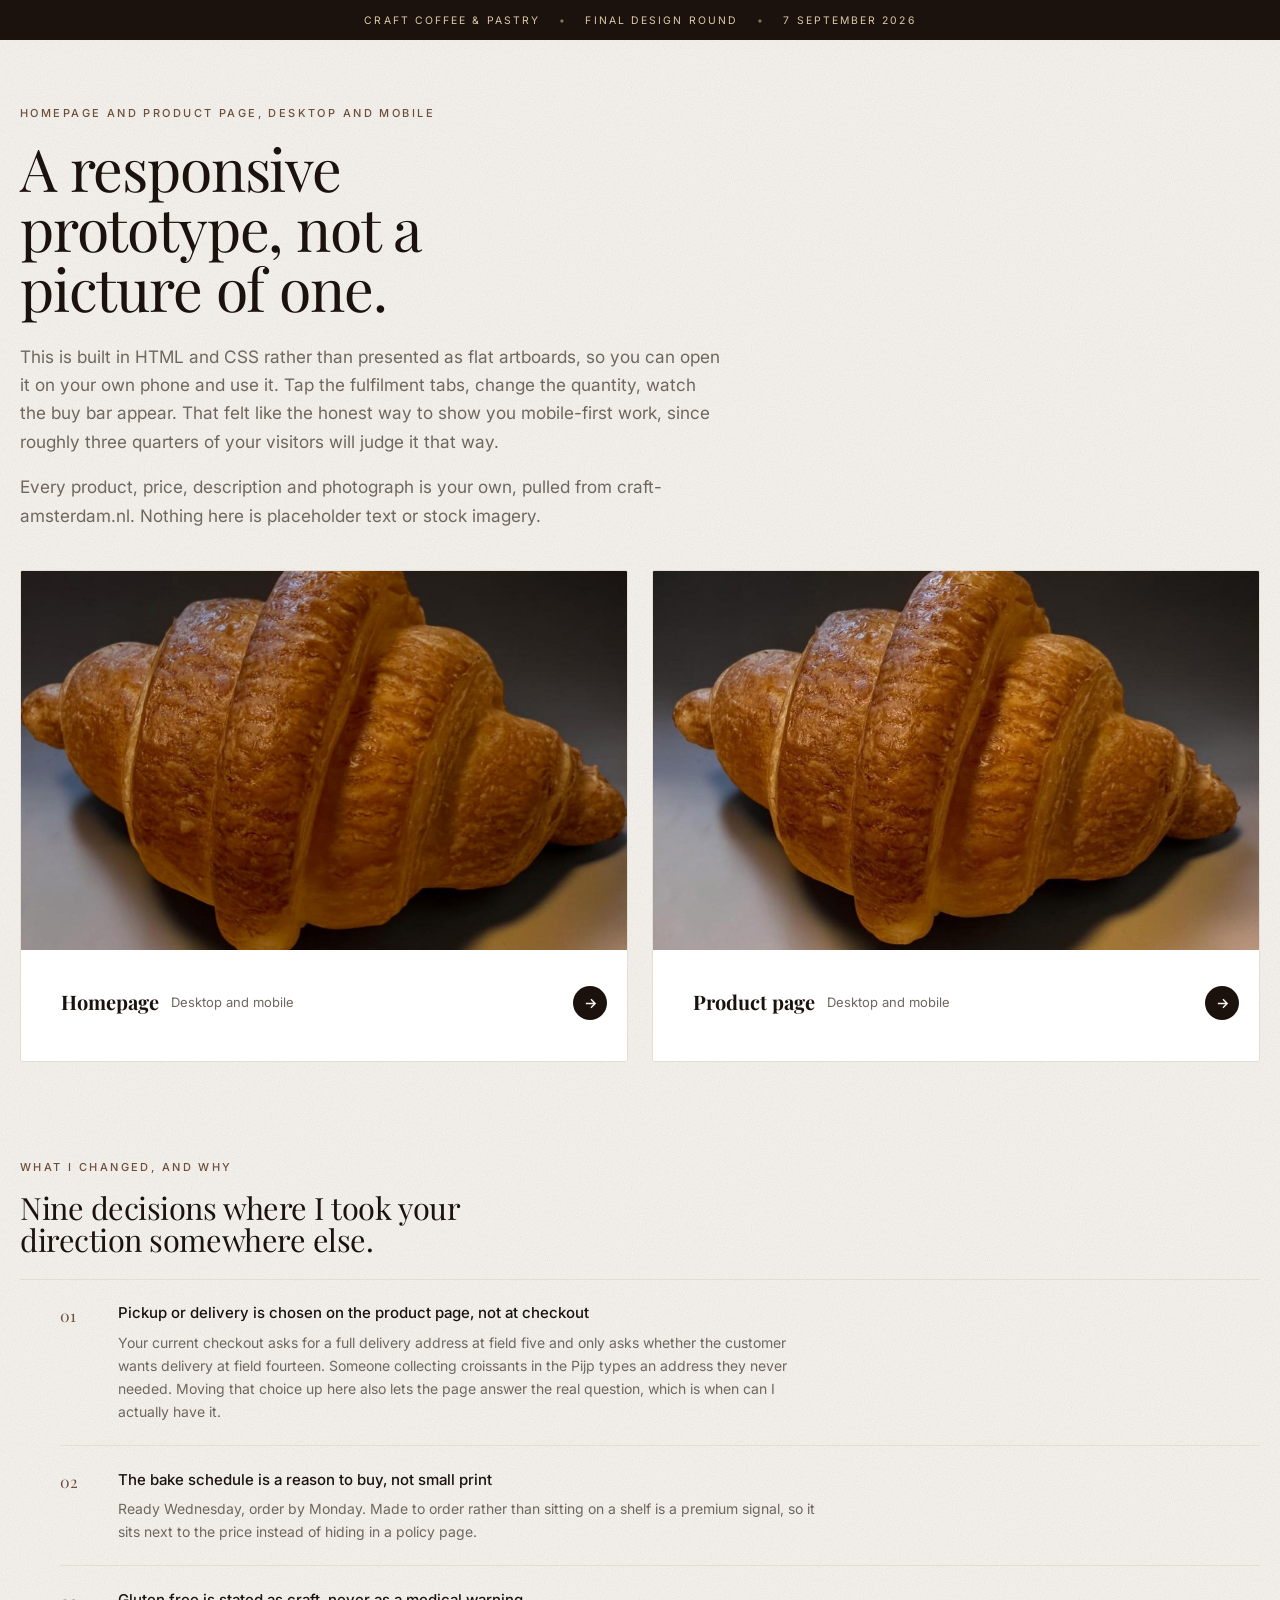
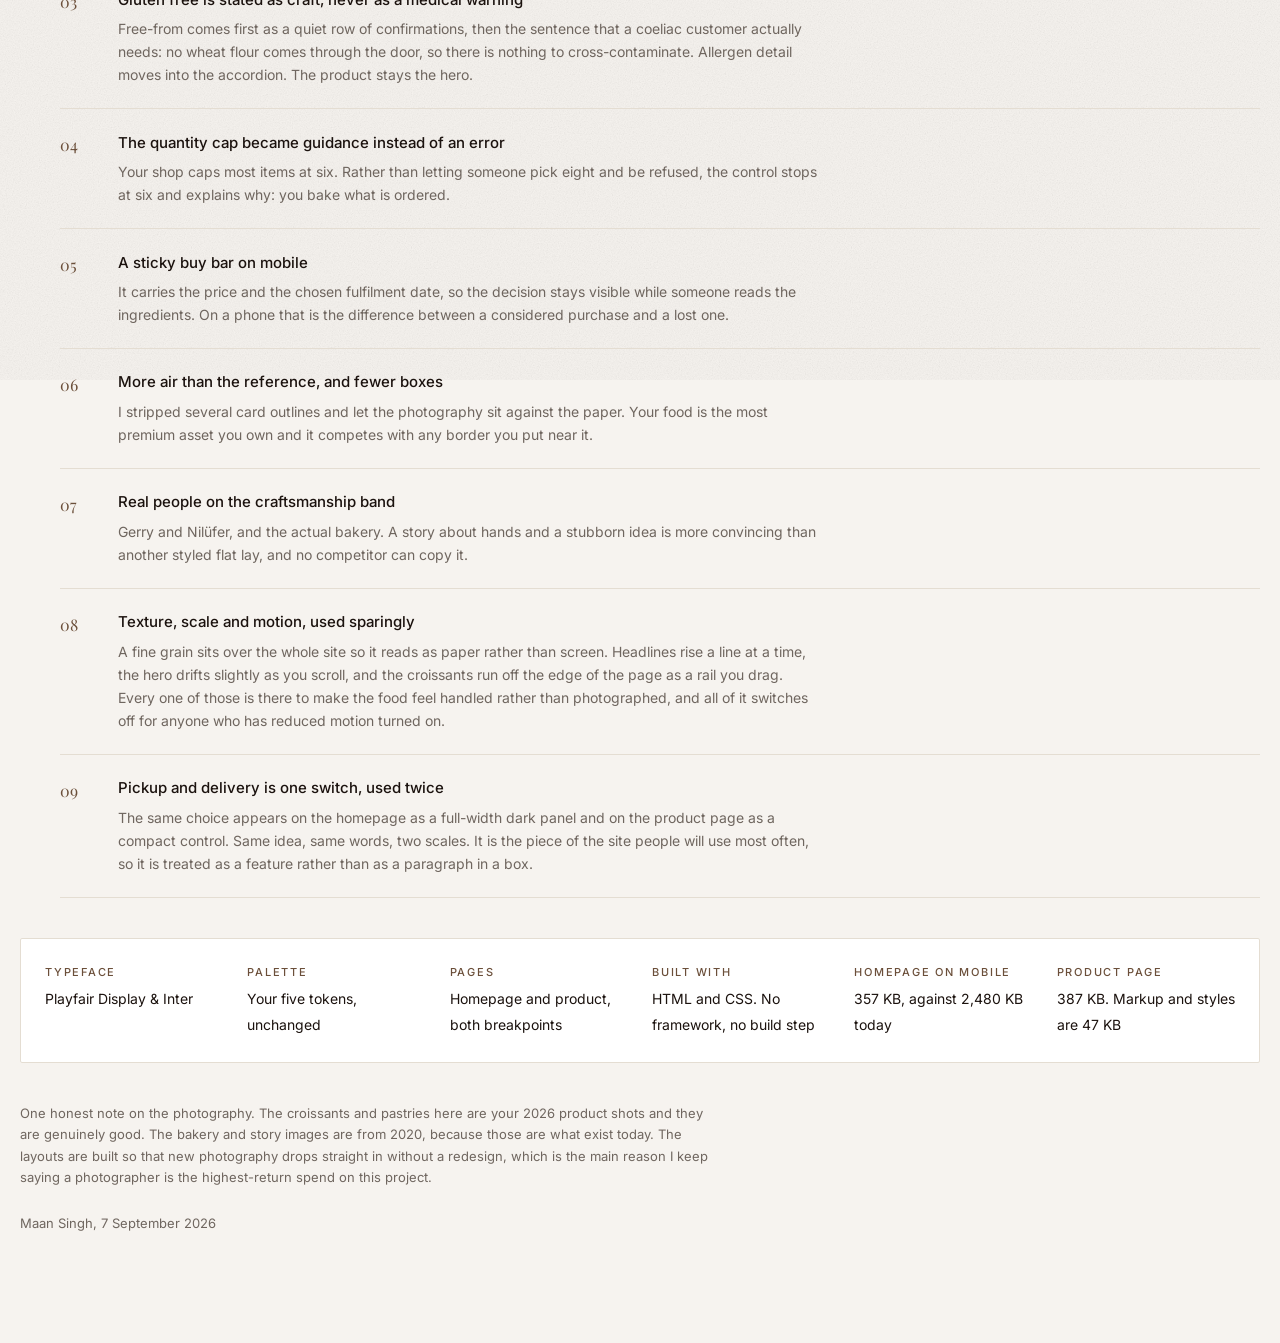
<file: index.html>
<!doctype html>
<html lang="en">
<head>
<meta charset="utf-8">
<meta name="viewport" content="width=device-width,initial-scale=1">
<title>Craft | Final design round, Maan Singh</title>
<link rel="preconnect" href="https://fonts.googleapis.com">
<link rel="preconnect" href="https://fonts.gstatic.com" crossorigin>
<link href="https://fonts.googleapis.com/css2?family=Playfair+Display:wght@400;500&family=Inter:wght@400;500;600&display=swap" rel="stylesheet">
<link rel="stylesheet" href="craft.css">
<style>
  body{background:var(--paper);}
  .cover{padding-block:var(--s5) var(--s6);}
  .lead-in{max-width:44rem;}
  .jump{display:grid;grid-template-columns:1fr 1fr;gap:var(--s3);margin:var(--s4) 0 var(--s6);}
  .jump a{
    position:relative;display:block;border:1px solid var(--hair);border-radius:var(--radius);
    background:var(--white);overflow:hidden;transition:transform .3s var(--ease),box-shadow .3s var(--ease);
  }
  .jump a:hover{transform:translateY(-3px);box-shadow:0 20px 44px -28px rgba(27,18,14,.55);}
  .jump img{aspect-ratio:16/10;object-fit:cover;width:100%;}
  .jump div{padding:1.1rem 1.25rem 1.35rem;display:flex;align-items:center;gap:.75rem;}
  .jump h3{font-family:var(--display);font-size:1.25rem;margin:0;}
  .jump p{margin:.15rem 0 0;font-size:.813rem;color:var(--muted);}
  .imp{counter-reset:n;display:grid;gap:0;border-top:1px solid var(--hair);}
  .imp li{
    counter-increment:n;list-style:none;display:grid;grid-template-columns:2.6rem 1fr;
    gap:var(--s2);padding:1.35rem 0;border-bottom:1px solid var(--hair);
  }
  .imp li::before{
    content:counter(n,decimal-leading-zero);
    font-family:var(--display);font-size:1rem;color:var(--crust);padding-top:.1rem;
  }
  .imp h4{margin:0 0 .3rem;font-size:.938rem;font-weight:500;}
  .imp p{margin:0;font-size:.875rem;color:var(--muted);max-width:44rem;}
  .meta{display:grid;grid-template-columns:repeat(auto-fit,minmax(150px,1fr));gap:var(--s3);
    border:1px solid var(--hair);border-radius:var(--radius);background:var(--white);padding:var(--s3);margin-top:var(--s4);}
  .meta b{display:block;font-size:.688rem;letter-spacing:.16em;text-transform:uppercase;color:var(--crust);font-weight:500;margin-bottom:.25rem;}
  .meta span{font-size:.875rem;}
  @media(max-width:760px){ .jump{grid-template-columns:1fr;} }
</style>
</head>
<body>
<div class="grain" aria-hidden="true"></div>

<div class="announce">Craft Coffee &amp; Pastry <span>&bull;</span> Final design round <span>&bull;</span> 7 September 2026</div>

<main class="shell cover">
  <p class="eyebrow">Homepage and product page, desktop and mobile</p>
  <h1 class="display d2" style="max-width:26rem">A responsive prototype, not a picture of one.</h1>
  <p class="lede lead-in" style="margin-top:var(--s3)">
    This is built in HTML and CSS rather than presented as flat artboards, so you can open it on your own phone
    and use it. Tap the fulfilment tabs, change the quantity, watch the buy bar appear. That felt like the honest
    way to show you mobile-first work, since roughly three quarters of your visitors will judge it that way.
  </p>
  <p class="lede lead-in" style="margin-top:var(--s2)">
    Every product, price, description and photograph is your own, pulled from craft-amsterdam.nl. Nothing here is
    placeholder text or stock imagery.
  </p>

  <div class="jump">
    <a href="home.html">
      <img src="img/hero.jpg" alt="Craft homepage" loading="lazy">
      <div>
        <div><h3>Homepage</h3><p>Desktop and mobile</p></div>
        <span class="card__add" style="margin-left:auto"><svg width="13" height="13" viewBox="0 0 14 14" fill="none" stroke="currentColor" stroke-width="1.6"><path d="M2 7h10M7.5 2.5 12 7l-4.5 4.5"/></svg></span>
      </div>
    </a>
    <a href="product.html">
      <img src="img/croissant-naturel.jpg" alt="Craft product page" loading="lazy">
      <div>
        <div><h3>Product page</h3><p>Desktop and mobile</p></div>
        <span class="card__add" style="margin-left:auto"><svg width="13" height="13" viewBox="0 0 14 14" fill="none" stroke="currentColor" stroke-width="1.6"><path d="M2 7h10M7.5 2.5 12 7l-4.5 4.5"/></svg></span>
      </div>
    </a>
  </div>

  <p class="eyebrow">What I changed, and why</p>
  <h2 class="display d3" style="margin-bottom:var(--s3);max-width:30rem">Nine decisions where I took your direction somewhere else.</h2>

  <ol class="imp">
    <li>
      <div><h4>Pickup or delivery is chosen on the product page, not at checkout</h4>
      <p>Your current checkout asks for a full delivery address at field five and only asks whether the customer wants delivery at field fourteen. Someone collecting croissants in the Pijp types an address they never needed. Moving that choice up here also lets the page answer the real question, which is when can I actually have it.</p></div>
    </li>
    <li>
      <div><h4>The bake schedule is a reason to buy, not small print</h4>
      <p>Ready Wednesday, order by Monday. Made to order rather than sitting on a shelf is a premium signal, so it sits next to the price instead of hiding in a policy page.</p></div>
    </li>
    <li>
      <div><h4>Gluten free is stated as craft, never as a medical warning</h4>
      <p>Free-from comes first as a quiet row of confirmations, then the sentence that a coeliac customer actually needs: no wheat flour comes through the door, so there is nothing to cross-contaminate. Allergen detail moves into the accordion. The product stays the hero.</p></div>
    </li>
    <li>
      <div><h4>The quantity cap became guidance instead of an error</h4>
      <p>Your shop caps most items at six. Rather than letting someone pick eight and be refused, the control stops at six and explains why: you bake what is ordered.</p></div>
    </li>
    <li>
      <div><h4>A sticky buy bar on mobile</h4>
      <p>It carries the price and the chosen fulfilment date, so the decision stays visible while someone reads the ingredients. On a phone that is the difference between a considered purchase and a lost one.</p></div>
    </li>
    <li>
      <div><h4>More air than the reference, and fewer boxes</h4>
      <p>I stripped several card outlines and let the photography sit against the paper. Your food is the most premium asset you own and it competes with any border you put near it.</p></div>
    </li>
    <li>
      <div><h4>Real people on the craftsmanship band</h4>
      <p>Gerry and Nil&uuml;fer, and the actual bakery. A story about hands and a stubborn idea is more convincing than another styled flat lay, and no competitor can copy it.</p></div>
    </li>
    <li>
      <div><h4>Texture, scale and motion, used sparingly</h4>
      <p>A fine grain sits over the whole site so it reads as paper rather than screen. Headlines rise a line at a time, the hero drifts slightly as you scroll, and the croissants run off the edge of the page as a rail you drag. Every one of those is there to make the food feel handled rather than photographed, and all of it switches off for anyone who has reduced motion turned on.</p></div>
    </li>
    <li>
      <div><h4>Pickup and delivery is one switch, used twice</h4>
      <p>The same choice appears on the homepage as a full-width dark panel and on the product page as a compact control. Same idea, same words, two scales. It is the piece of the site people will use most often, so it is treated as a feature rather than as a paragraph in a box.</p></div>
    </li>
  </ol>

  <div class="meta">
    <div><b>Typeface</b><span>Playfair Display &amp; Inter</span></div>
    <div><b>Palette</b><span>Your five tokens, unchanged</span></div>
    <div><b>Pages</b><span>Homepage and product, both breakpoints</span></div>
    <div><b>Built with</b><span>HTML and CSS. No framework, no build step</span></div>
    <div><b>Homepage on mobile</b><span>357&nbsp;KB, against 2,480&nbsp;KB today</span></div>
    <div><b>Product page</b><span>387&nbsp;KB. Markup and styles are 47&nbsp;KB</span></div>
  </div>

  <p class="small" style="margin-top:var(--s4);max-width:44rem">
    One honest note on the photography. The croissants and pastries here are your 2026 product shots and they are
    genuinely good. The bakery and story images are from 2020, because those are what exist today. The layouts are
    built so that new photography drops straight in without a redesign, which is the main reason I keep saying a
    photographer is the highest-return spend on this project.
  </p>

  <p class="small" style="margin-top:var(--s3)">Maan Singh, 7 September 2026</p>
</main>

</body>
</html>
</file>
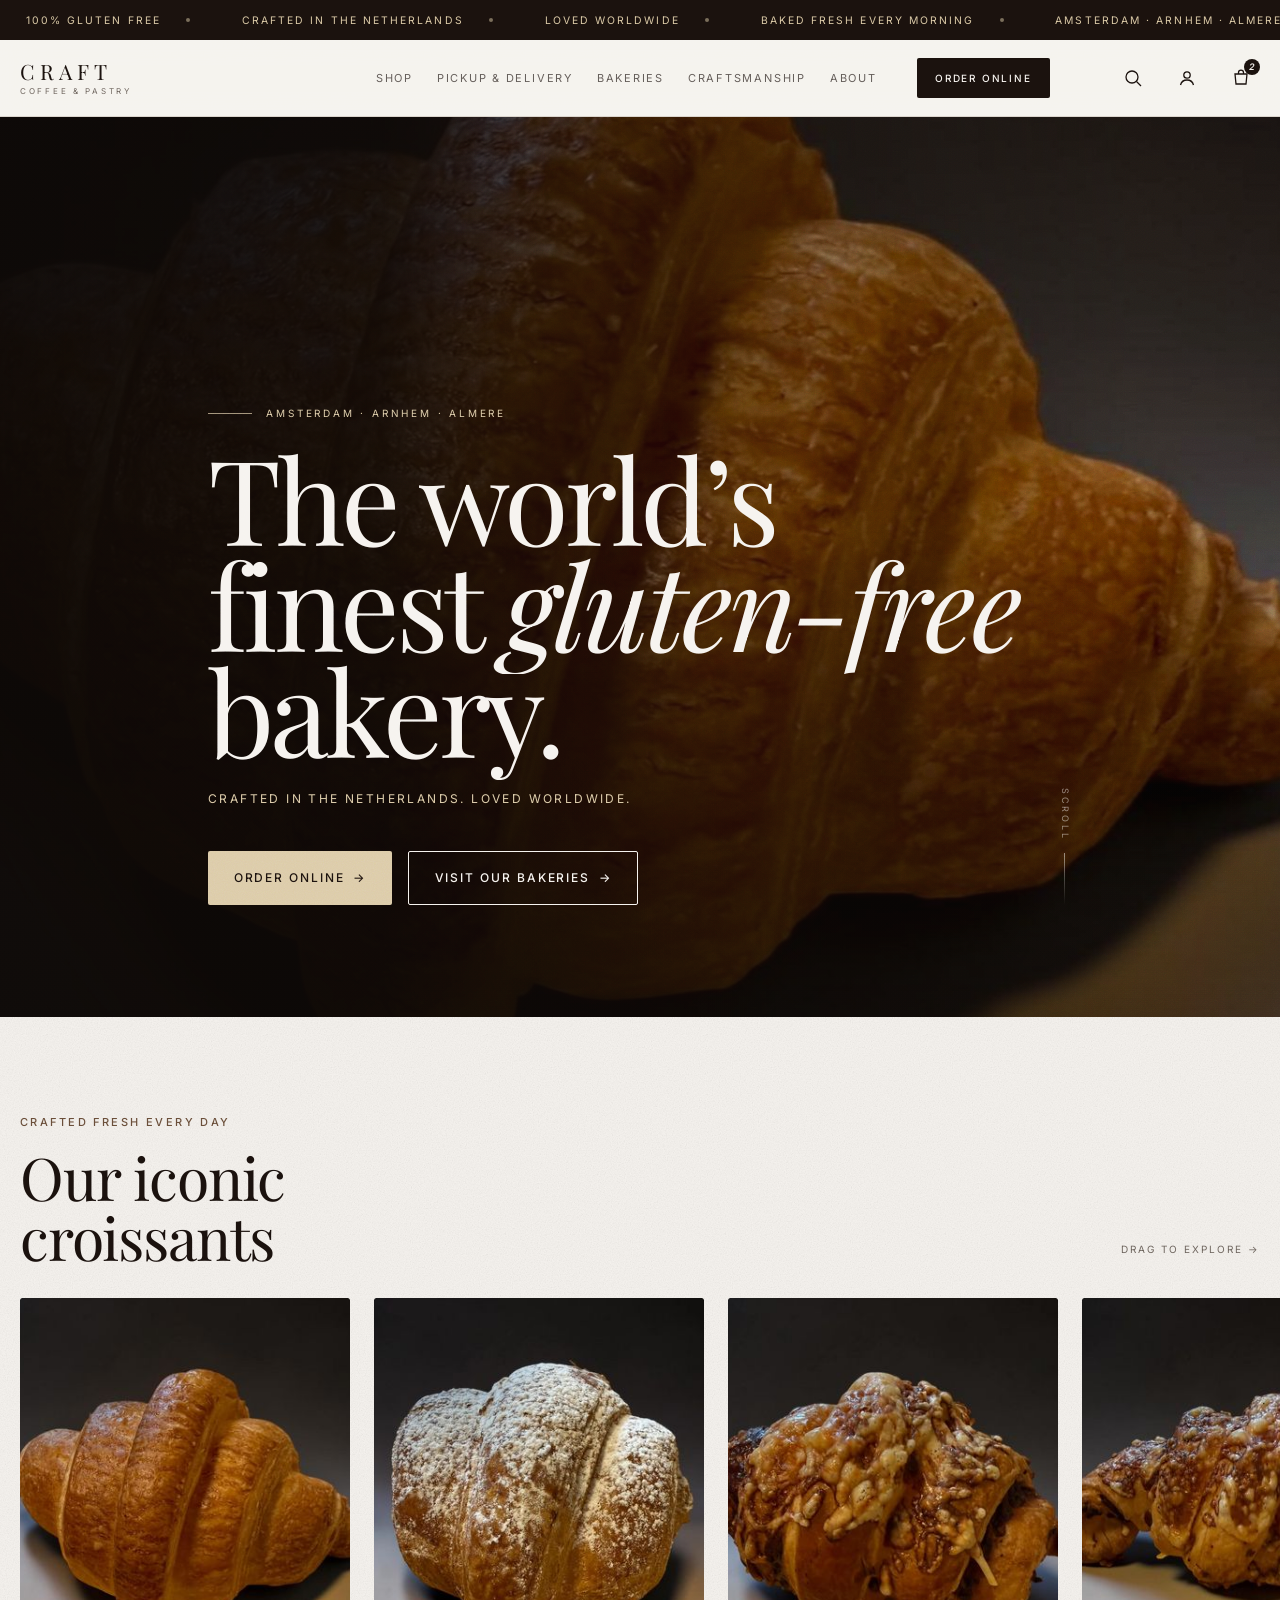
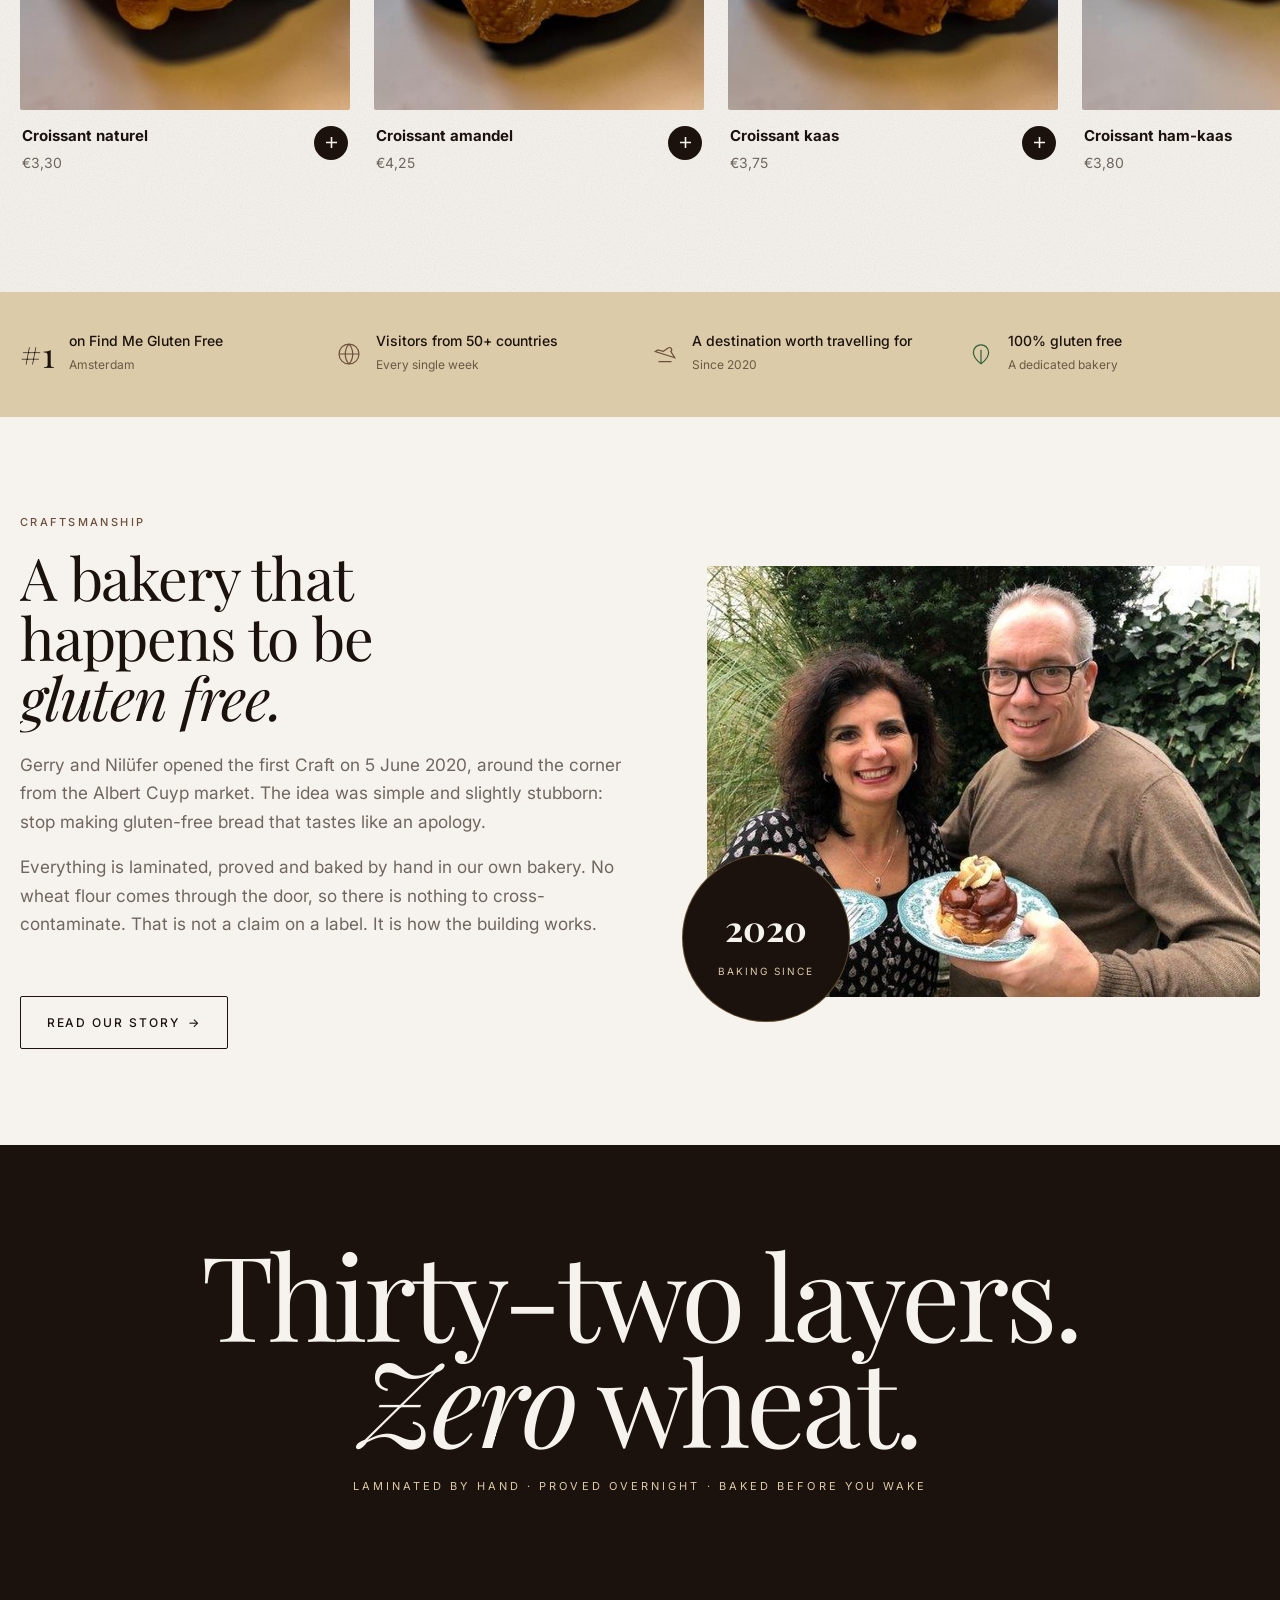
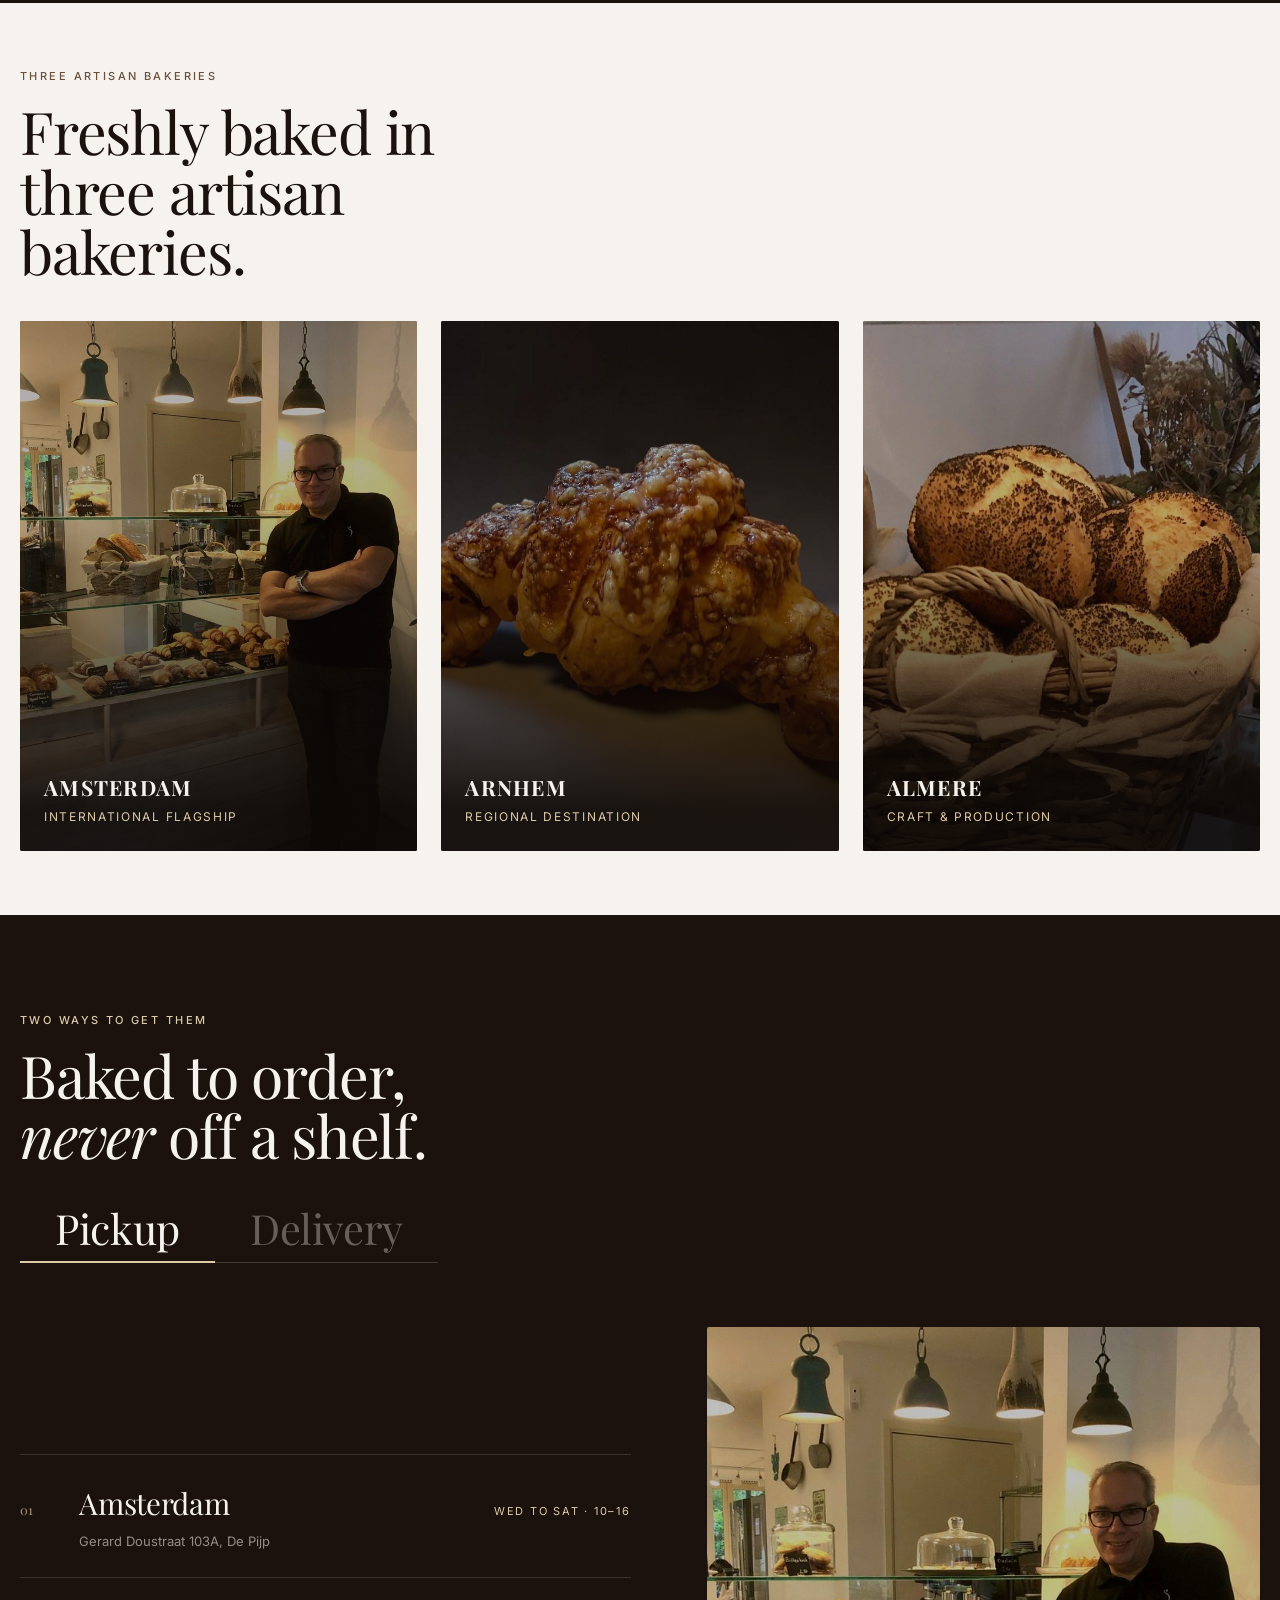
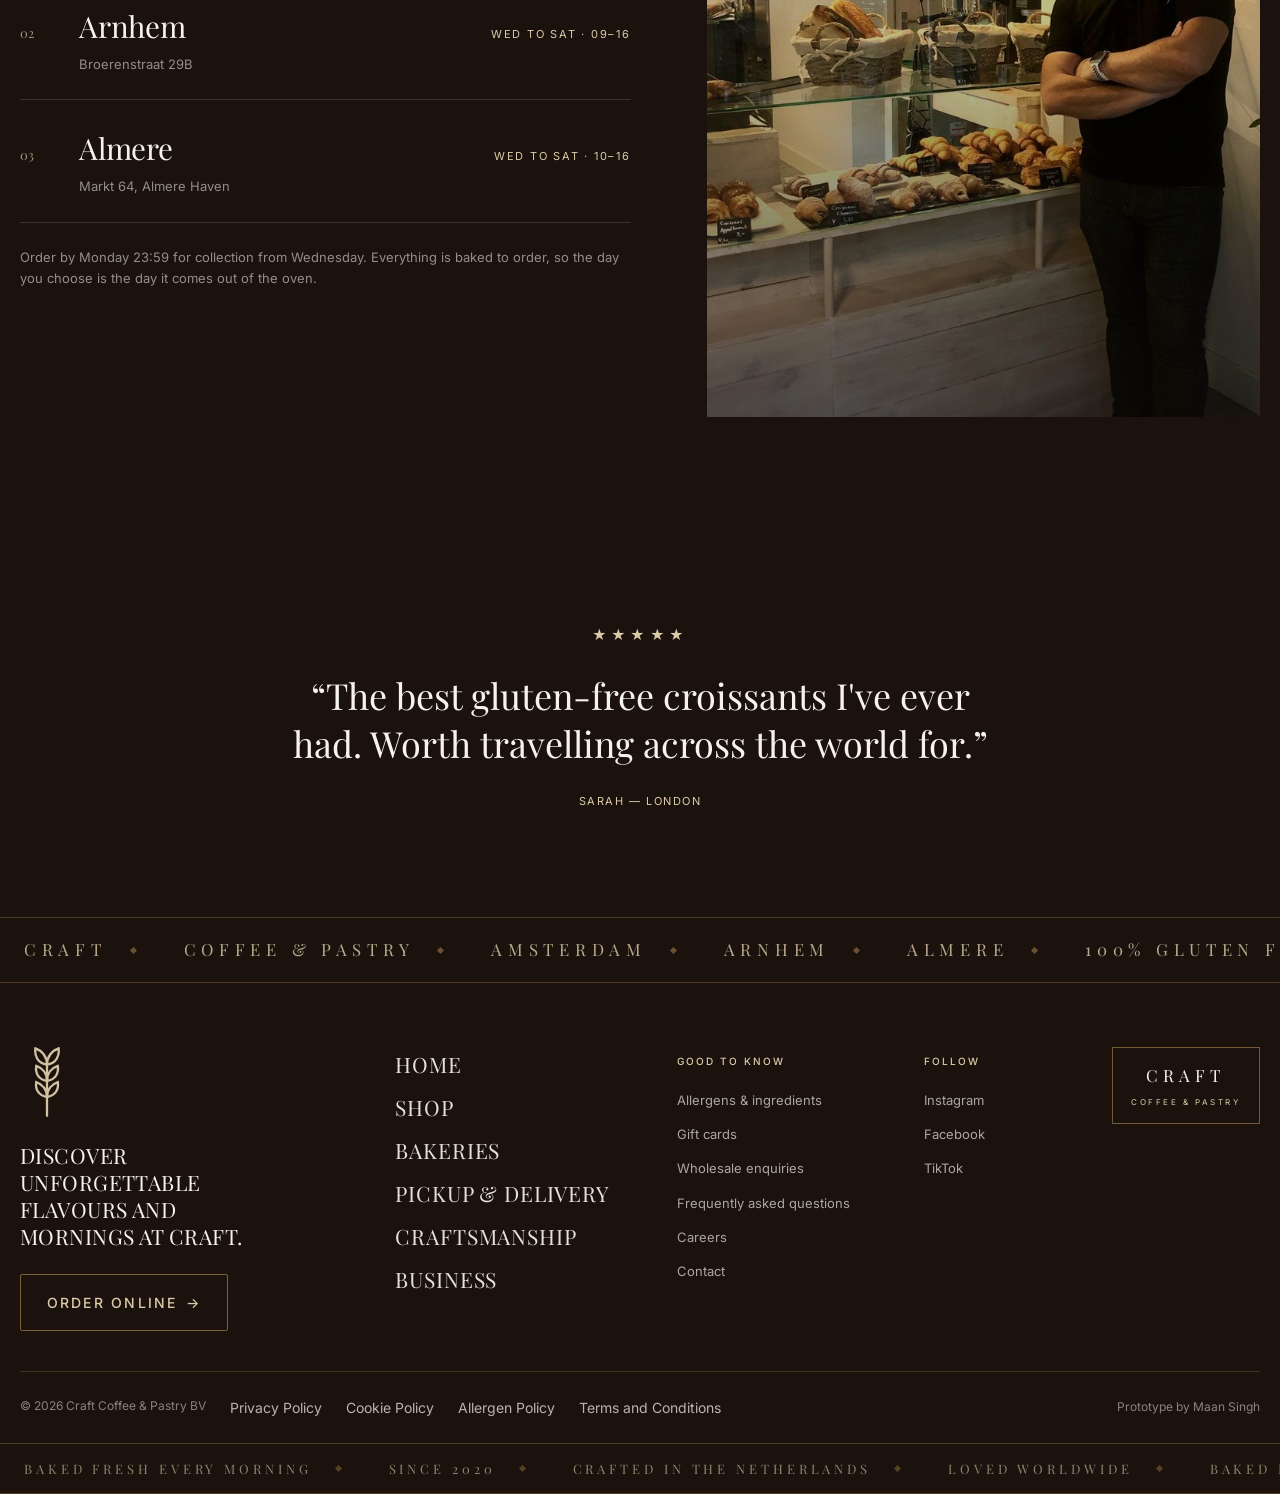
<file: home.html>
<!doctype html>
<html lang="en">
<head>
<meta charset="utf-8">
<meta name="viewport" content="width=device-width,initial-scale=1">
<title>Craft Coffee &amp; Pastry | The world's finest gluten-free bakery experience</title>
<meta name="description" content="A premium 100% gluten-free bakery in Amsterdam, Almere and Arnhem. Croissants baked fresh every day. Order online for pickup or delivery.">
<link rel="preconnect" href="https://fonts.googleapis.com">
<link rel="preconnect" href="https://fonts.gstatic.com" crossorigin>
<link href="https://fonts.googleapis.com/css2?family=Playfair+Display:wght@400;500&family=Inter:wght@400;500;600&display=swap" rel="stylesheet">
<link rel="preload" as="image" href="img/hero.jpg" media="(min-width:761px)">
<link rel="preload" as="image" href="img/hero-sm.jpg" media="(max-width:760px)">
<link rel="stylesheet" href="craft.css">
</head>
<body>
<div class="grain" aria-hidden="true"></div>

<div class="announce">
  <div class="marq" aria-hidden="true">
    <div><i>100% Gluten Free</i><i>Crafted in the Netherlands</i><i>Loved Worldwide</i><i>Baked Fresh Every Morning</i><i>Amsterdam &middot; Arnhem &middot; Almere</i></div>
    <div><i>100% Gluten Free</i><i>Crafted in the Netherlands</i><i>Loved Worldwide</i><i>Baked Fresh Every Morning</i><i>Amsterdam &middot; Arnhem &middot; Almere</i></div>
  </div>
</div>

<header class="header">
  <div class="shell header__in">
    <a class="logo" href="home.html">CRAFT<small>COFFEE &amp; PASTRY</small></a>
    <nav class="nav">
      <a href="product.html">Shop</a>
      <a href="#delivery">Pickup &amp; Delivery</a>
      <a href="#bakeries">Bakeries</a>
      <a href="#craft">Craftsmanship</a>
      <a href="#craft">About</a>
    </nav>
    <button class="burger" aria-label="Menu">
      <svg width="20" height="14" viewBox="0 0 20 14" fill="none" stroke="currentColor" stroke-width="1.4"><path d="M0 1h20M0 7h20M0 13h20"/></svg>
    </button>
    <a class="btn btn--primary header__cta" href="product.html">Order online</a>
    <div class="tools">
      <a class="tool" href="#" aria-label="Search"><svg width="18" height="18" viewBox="0 0 18 18" fill="none" stroke="currentColor" stroke-width="1.3"><circle cx="8" cy="8" r="6"/><path d="M12.5 12.5 17 17"/></svg></a>
      <a class="tool" href="#" aria-label="Account"><svg width="18" height="18" viewBox="0 0 18 18" fill="none" stroke="currentColor" stroke-width="1.3"><circle cx="9" cy="6" r="3.2"/><path d="M2.5 16c.9-3.4 3.4-5 6.5-5s5.6 1.6 6.5 5"/></svg></a>
      <a class="tool" href="#" aria-label="Cart, 2 items"><svg width="18" height="18" viewBox="0 0 18 18" fill="none" stroke="currentColor" stroke-width="1.3"><path d="M3 5h12l-1 10H4L3 5Z"/><path d="M6.5 5V3.6a2.5 2.5 0 0 1 5 0V5"/></svg><i class="cart-dot">2</i></a>
    </div>
  </div>
</header>

<!-- ===================== HERO ===================== -->
<section class="hero rv">
  <div class="hero__media">
    <picture>
      <source media="(max-width:760px)" srcset="img/hero-sm.jpg">
      <img id="heroImg" src="img/hero.jpg" alt="A freshly baked Craft croissant, golden and layered" width="1800" height="1050" fetchpriority="high" decoding="async">
    </picture>
  </div>
  <div class="hero__scrim"></div>
  <div class="grain-local" aria-hidden="true"></div>
  <div class="shell hero__in">
    <p class="hero__kicker">Amsterdam &middot; Arnhem &middot; Almere</p>
    <h1 class="display d0">
      <span class="ln"><span>The world&rsquo;s</span></span>
      <span class="ln"><span>finest <em class="ital">gluten&#8209;free</em></span></span>
      <span class="ln"><span>bakery.</span></span>
    </h1>
    <p class="hero__sub">Crafted in the Netherlands. Loved worldwide.</p>
    <div class="hero__cta">
      <a class="btn btn--sand" href="product.html">Order online <span class="arw">&rarr;</span></a>
      <a class="btn btn--ghost" href="#bakeries" style="color:var(--paper)">Visit our bakeries <span class="arw">&rarr;</span></a>
    </div>
    <span class="scrollcue">Scroll</span>
  </div>
</section>

<!-- ===================== ICONIC CROISSANTS ===================== -->
<section class="section" id="shop">
  <div class="shell railhead rv">
    <div>
      <p class="eyebrow">Crafted fresh every day</p>
      <h2 class="display d2">Our iconic<br>croissants</h2>
    </div>
    <p class="railhint">Drag to explore &rarr;</p>
  </div>
  <div class="hrail">
    <a class="card" href="product.html">
      <div class="card__media"><img src="img/croissant-naturel-sm.jpg" alt="Croissant naturel" width="440" height="440" loading="lazy" decoding="async"></div>
      <div class="card__body"><div><h3 class="card__name">Croissant naturel</h3><p class="card__price">&euro;3,30</p></div>
      <span class="card__add" aria-hidden="true"><svg width="13" height="13" viewBox="0 0 13 13" fill="none" stroke="currentColor" stroke-width="1.6"><path d="M6.5 1v11M1 6.5h11"/></svg></span></div>
    </a>
    <a class="card" href="product.html">
      <div class="card__media"><img src="img/croissant-suiker-sm.jpg" alt="Croissant amandel" width="440" height="440" loading="lazy" decoding="async"></div>
      <div class="card__body"><div><h3 class="card__name">Croissant amandel</h3><p class="card__price">&euro;4,25</p></div>
      <span class="card__add" aria-hidden="true"><svg width="13" height="13" viewBox="0 0 13 13" fill="none" stroke="currentColor" stroke-width="1.6"><path d="M6.5 1v11M1 6.5h11"/></svg></span></div>
    </a>
    <a class="card" href="product.html">
      <div class="card__media"><img src="img/croissant-kaas-sm.jpg" alt="Croissant kaas" width="440" height="440" loading="lazy" decoding="async"></div>
      <div class="card__body"><div><h3 class="card__name">Croissant kaas</h3><p class="card__price">&euro;3,75</p></div>
      <span class="card__add" aria-hidden="true"><svg width="13" height="13" viewBox="0 0 13 13" fill="none" stroke="currentColor" stroke-width="1.6"><path d="M6.5 1v11M1 6.5h11"/></svg></span></div>
    </a>
    <a class="card" href="product.html">
      <div class="card__media"><img src="img/croissant-amandel-sm.jpg" alt="Croissant ham-kaas" width="440" height="440" loading="lazy" decoding="async"></div>
      <div class="card__body"><div><h3 class="card__name">Croissant ham-kaas</h3><p class="card__price">&euro;3,80</p></div>
      <span class="card__add" aria-hidden="true"><svg width="13" height="13" viewBox="0 0 13 13" fill="none" stroke="currentColor" stroke-width="1.6"><path d="M6.5 1v11M1 6.5h11"/></svg></span></div>
    </a>
    <a class="card" href="product.html">
      <div class="card__media"><img src="img/gevulde-koek-sm.jpg" alt="Gevulde koek" width="440" height="440" loading="lazy" decoding="async"></div>
      <div class="card__body"><div><h3 class="card__name">Gevulde koek</h3><p class="card__price">&euro;3,30</p></div>
      <span class="card__add" aria-hidden="true"><svg width="13" height="13" viewBox="0 0 13 13" fill="none" stroke="currentColor" stroke-width="1.6"><path d="M6.5 1v11M1 6.5h11"/></svg></span></div>
    </a>
    <a class="card" href="product.html">
      <div class="card__media"><img src="img/pistachio-cake-sm.jpg" alt="Pistachio cake" width="440" height="440" loading="lazy" decoding="async"></div>
      <div class="card__body"><div><h3 class="card__name">Pistachio cake</h3><p class="card__price">&euro;3,75</p></div>
      <span class="card__add" aria-hidden="true"><svg width="13" height="13" viewBox="0 0 13 13" fill="none" stroke="currentColor" stroke-width="1.6"><path d="M6.5 1v11M1 6.5h11"/></svg></span></div>
    </a>
    <a class="card" href="product.html">
      <div class="card__media"><img src="img/bol-multizaad-sm.jpg" alt="Donker meerzaden bol" width="440" height="440" loading="lazy" decoding="async"></div>
      <div class="card__body"><div><h3 class="card__name">Donker meerzaden bol</h3><p class="card__price">&euro;3,10</p></div>
      <span class="card__add" aria-hidden="true"><svg width="13" height="13" viewBox="0 0 13 13" fill="none" stroke="currentColor" stroke-width="1.6"><path d="M6.5 1v11M1 6.5h11"/></svg></span></div>
    </a>
  </div>
</section>

<!-- ===================== TRUST ===================== -->
<section class="trust">
  <div class="shell trust__in">
    <div class="trust__item"><span class="trust__num">#1</span><div><strong>on Find Me Gluten Free</strong><span>Amsterdam</span></div></div>
    <div class="trust__item">
      <svg width="26" height="26" viewBox="0 0 24 24" fill="none" stroke="#6B4F3A" stroke-width="1.1"><circle cx="12" cy="12" r="9.2"/><path d="M2.8 12h18.4M12 2.8c4.6 5 4.6 13.4 0 18.4-4.6-5-4.6-13.4 0-18.4"/></svg>
      <div><strong>Visitors from 50+ countries</strong><span>Every single week</span></div>
    </div>
    <div class="trust__item">
      <svg width="26" height="26" viewBox="0 0 24 24" fill="none" stroke="#6B4F3A" stroke-width="1.1"><path d="M21 15.5 3 9.8l2.4-1.6 5.1 1.3 4.4-3.1a2 2 0 0 1 2.4 3.2L21 15.5ZM6 19h12"/></svg>
      <div><strong>A destination worth travelling for</strong><span>Since 2020</span></div>
    </div>
    <div class="trust__item">
      <svg width="26" height="26" viewBox="0 0 24 24" fill="none" stroke="#2E5D3A" stroke-width="1.1"><path d="M12 21c-4-3-7-6.5-7-10.5A7 7 0 0 1 19 10.5C19 14.5 16 18 12 21Z"/><path d="M12 21V8"/></svg>
      <div><strong>100% gluten free</strong><span>A dedicated bakery</span></div>
    </div>
  </div>
</section>

<!-- ===================== CRAFTSMANSHIP ===================== -->
<section class="section" id="craft">
  <div class="shell edit">
    <div class="rv">
      <p class="eyebrow">Craftsmanship</p>
      <h2 class="display d2">
        <span class="ln"><span>A bakery that</span></span>
        <span class="ln"><span>happens to be</span></span>
        <span class="ln"><span><em class="ital">gluten free.</em></span></span>
      </h2>
      <p class="lede" style="margin-top:var(--s3)">Gerry and Nil&uuml;fer opened the first Craft on 5 June 2020, around the corner from the Albert Cuyp market. The idea was simple and slightly stubborn: stop making gluten-free bread that tastes like an apology.</p>
      <p class="lede" style="margin-top:var(--s2)">Everything is laminated, proved and baked by hand in our own bakery. No wheat flour comes through the door, so there is nothing to cross-contaminate. That is not a claim on a label. It is how the building works.</p>
      <a class="btn btn--ghost" href="#" style="margin-top:var(--s4)">Read our story <span class="arw">&rarr;</span></a>
    </div>
    <div class="edit__media rv">
      <img src="img/founders.jpg" alt="Gerry and Nil&uuml;fer, founders of Craft Coffee &amp; Pastry" width="1000" height="780" loading="lazy" decoding="async">
      <span class="stamp"><span><b>2020</b>Baking since</span></span>
    </div>
  </div>
</section>

<!-- ===================== STATEMENT ===================== -->
<section class="statement section">
  <div class="grain-local" aria-hidden="true" style="opacity:.35"></div>
  <div class="shell rv">
    <h2 class="display d0">
      <span class="ln"><span>Thirty&#8209;two layers.</span></span>
      <span class="ln"><span><em class="ital">Zero</em> wheat.</span></span>
    </h2>
    <p class="sub">Laminated by hand &middot; Proved overnight &middot; Baked before you wake</p>
  </div>
</section>

<!-- ===================== BAKERIES ===================== -->
<section class="section section--tight shell" id="bakeries">
  <div class="rv" style="margin-bottom:var(--s4);max-width:34rem">
    <p class="eyebrow">Three artisan bakeries</p>
    <h2 class="display d2"><span class="ln"><span>Freshly baked in</span></span><span class="ln"><span>three artisan bakeries.</span></span></h2>
  </div>
  <div class="bakeries">
    <a class="bakery rv" href="#">
      <img src="img/bakery-amsterdam.jpg" alt="Inside the Craft bakery in Amsterdam" width="720" height="960" loading="lazy" decoding="async">
      <div class="bakery__grad"></div>
      <div class="bakery__txt"><h3>AMSTERDAM</h3><p>International flagship</p></div>
    </a>
    <a class="bakery rv" href="#">
      <img src="img/bakery-arnhem.jpg" alt="Craft pastry, Arnhem" width="720" height="960" loading="lazy" decoding="async">
      <div class="bakery__grad"></div>
      <div class="bakery__txt"><h3>ARNHEM</h3><p>Regional destination</p></div>
    </a>
    <a class="bakery rv" href="#">
      <img src="img/bakery-almere.jpg" alt="Craft bread, Almere" width="720" height="960" loading="lazy" decoding="async">
      <div class="bakery__grad"></div>
      <div class="bakery__txt"><h3>ALMERE</h3><p>Craft &amp; production</p></div>
    </a>
  </div>
</section>

<!-- ===================== PICKUP & DELIVERY ===================== -->
<section class="ways section" id="delivery">
  <div class="grain-local" aria-hidden="true" style="opacity:.32"></div>
  <div class="shell rv">
    <p class="eyebrow">Two ways to get them</p>
    <h2 class="display d2">
      <span class="ln"><span>Baked to order,</span></span>
      <span class="ln"><span><em class="ital">never</em> off a shelf.</span></span>
    </h2>

    <div class="switch" role="tablist" aria-label="Pickup or delivery">
      <button id="w-pickup" role="tab" aria-selected="true" aria-controls="way-pickup">Pickup</button>
      <button id="w-delivery" role="tab" aria-selected="false" aria-controls="way-delivery">Delivery</button>
      <span class="switch__ink" aria-hidden="true"></span>
    </div>

    <div class="way is-on" id="way-pickup" role="tabpanel" aria-labelledby="w-pickup">
      <div>
        <ul class="wayline">
          <li><div><b>Amsterdam</b><small>Gerard Doustraat 103A, De Pijp</small></div><em>Wed to Sat &middot; 10&ndash;16</em></li>
          <li><div><b>Arnhem</b><small>Broerenstraat 29B</small></div><em>Wed to Sat &middot; 09&ndash;16</em></li>
          <li><div><b>Almere</b><small>Markt 64, Almere Haven</small></div><em>Wed to Sat &middot; 10&ndash;16</em></li>
        </ul>
        <p class="waynote">Order by Monday 23:59 for collection from Wednesday. Everything is baked to order, so the day you choose is the day it comes out of the oven.</p>
      </div>
      <div class="waymedia">
        <img src="img/bakery-amsterdam.jpg" alt="Inside the Craft bakery in Amsterdam" width="720" height="960" loading="lazy" decoding="async">
      </div>
    </div>

    <div class="way" id="way-delivery" role="tabpanel" aria-labelledby="w-delivery" hidden>
      <div>
        <ul class="wayline">
          <li><div><b>Netherlands</b><small>Arrives Wednesday or Friday</small></div><em>&euro;6,95</em></li>
          <li><div><b>Belgium</b><small>Arrives Friday</small></div><em>&euro;12,50</em></li>
          <li><div><b>Germany</b><small>Arrives Friday</small></div><em>&euro;12,50</em></li>
        </ul>
        <p class="waynote">Dispatched twice a week by PostNL, packed cold and sealed the morning they are baked, so they reach you within a day of leaving the oven. The delivery day is shown before you pay, not after.</p>
      </div>
      <div class="waymedia">
        <img src="img/bakery-almere.jpg" alt="Craft bread ready to be packed" width="720" height="960" loading="lazy" decoding="async">
      </div>
    </div>
  </div>
</section>

<!-- ===================== QUOTE ===================== -->
<section class="quote section">
  <div class="shell center">
    <p class="stars" style="margin-bottom:var(--s3)">&#9733;&#9733;&#9733;&#9733;&#9733;</p>
    <blockquote>&ldquo;The best gluten-free croissants I've ever had. Worth travelling across the world for.&rdquo;</blockquote>
    <p class="small" style="color:var(--sand);margin-top:var(--s3);letter-spacing:.14em;text-transform:uppercase;font-size:.688rem">Sarah &mdash; London</p>
  </div>
</section>

<div class="band" aria-hidden="true">
  <div class="band__marq">
    <div><i>Craft</i><i>Coffee &amp; Pastry</i><i>Amsterdam</i><i>Arnhem</i><i>Almere</i><i>100% Gluten Free</i></div>
    <div><i>Craft</i><i>Coffee &amp; Pastry</i><i>Amsterdam</i><i>Arnhem</i><i>Almere</i><i>100% Gluten Free</i></div>
  </div>
</div>

<footer class="footer">
  <div class="shell">
    <div class="footer__top">

      <div>
        <svg class="footer__mark" viewBox="0 0 40 52" fill="none" stroke="#DCCBA8" stroke-width="1.7" stroke-linecap="round" aria-hidden="true">
      <path d="M20 51V13"/>
      <path d="M20 13c0-5.6 3.4-10.2 8.6-12C29.4 6.6 26.8 12 20 13Z"/>
      <path d="M20 13c0-5.6-3.4-10.2-8.6-12C10.6 6.6 13.2 12 20 13Z"/>
      <path d="M20 25c0-5.2 3.2-9.4 8-11 .8 5.2-1.6 10.2-8 11Z"/>
      <path d="M20 25c0-5.2-3.2-9.4-8-11-.8 5.2 1.6 10.2 8 11Z"/>
      <path d="M20 37c0-5.2 3.2-9.4 8-11 .8 5.2-1.6 10.2-8 11Z"/>
      <path d="M20 37c0-5.2-3.2-9.4-8-11-.8 5.2 1.6 10.2 8 11Z"/>
    </svg>
        <p class="footer__tag">Discover unforgettable flavours and mornings at Craft.</p>
        <a class="btn btn--ghost" href="product.html" style="color:var(--sand);border-color:rgba(201,161,90,.55)">Order online <span class="arw">&rarr;</span></a>
      </div>

      <ul class="footer__big">
        <li><a href="home.html">Home</a></li>
        <li><a href="product.html">Shop</a></li>
        <li><a href="home.html#bakeries">Bakeries</a></li>
        <li><a href="home.html#delivery">Pickup &amp; Delivery</a></li>
        <li><a href="home.html#craft">Craftsmanship</a></li>
        <li><a href="#">Business</a></li>
      </ul>

      <div class="footer__links">
        <h4>Good to know</h4>
        <ul>
          <li><a href="#">Allergens &amp; ingredients</a></li>
          <li><a href="#">Gift cards</a></li>
          <li><a href="#">Wholesale enquiries</a></li>
          <li><a href="#">Frequently asked questions</a></li>
          <li><a href="#">Careers</a></li>
          <li><a href="#">Contact</a></li>
        </ul>
      </div>

      <div class="footer__links">
        <h4>Follow</h4>
        <ul>
          <li><a href="#">Instagram</a></li>
          <li><a href="#">Facebook</a></li>
          <li><a href="#">TikTok</a></li>
        </ul>
      </div>

      <div class="footer__lockup">
        <b>CRAFT</b><span>COFFEE &amp; PASTRY</span>
      </div>

    </div>

    <div class="footer__base">
      <div class="footer__legal">
        <span>&copy; 2026 Craft Coffee &amp; Pastry BV</span>
        <a href="#">Privacy Policy</a>
        <a href="#">Cookie Policy</a>
        <a href="#">Allergen Policy</a>
        <a href="#">Terms and Conditions</a>
      </div>
      <span>Prototype by Maan Singh</span>
    </div>
  </div>
</footer>

<div class="band band--slim" aria-hidden="true">
  <div class="band__marq">
    <div><i>Baked fresh every morning</i><i>Since 2020</i><i>Crafted in the Netherlands</i><i>Loved worldwide</i></div>
    <div><i>Baked fresh every morning</i><i>Since 2020</i><i>Crafted in the Netherlands</i><i>Loved worldwide</i></div>
  </div>
</div>

<script>
/* Reveal on scroll. One observer, no library. */
(function(){
  var els=document.querySelectorAll('.rv');
  if(!('IntersectionObserver' in window)){els.forEach(function(e){e.classList.add('is-in');});return;}
  var io=new IntersectionObserver(function(en){
    en.forEach(function(e){ if(e.isIntersecting){e.target.classList.add('is-in');io.unobserve(e.target);} });
  },{rootMargin:'0px 0px -8% 0px',threshold:.06});
  els.forEach(function(e){io.observe(e);});
})();
</script>

<script>
/* hero parallax, cheap and smooth */
(function(){
  var img=document.getElementById('heroImg'); if(!img) return;
  if(window.matchMedia('(prefers-reduced-motion:reduce)').matches) return;
  var t=false;
  addEventListener('scroll',function(){
    if(t) return; t=true;
    requestAnimationFrame(function(){
      var y=Math.min(window.scrollY,900);
      img.style.transform='scale(1.08) translate3d(0,'+(y*0.16)+'px,0)';
      t=false;
    });
  },{passive:true});
})();

/* drag to scroll the croissant rail */
(function(){
  var r=document.querySelector('.hrail'); if(!r) return;
  var down=false,sx=0,sl=0;
  r.addEventListener('pointerdown',function(e){down=true;sx=e.clientX;sl=r.scrollLeft;r.style.cursor='grabbing';});
  addEventListener('pointerup',function(){down=false;r.style.cursor='';});
  r.addEventListener('pointermove',function(e){ if(!down) return; e.preventDefault(); r.scrollLeft=sl-(e.clientX-sx); });
  r.style.cursor='grab';
})();
</script>
<script>
/* pickup / delivery switch with a sliding gold underline */
(function(){
  var tabs=[document.getElementById('w-pickup'),document.getElementById('w-delivery')];
  var panes={ 'w-pickup':document.getElementById('way-pickup'), 'w-delivery':document.getElementById('way-delivery') };
  var ink=document.querySelector('.switch__ink');
  if(!tabs[0]||!ink) return;
  function move(btn){
    ink.style.width=btn.offsetWidth+'px';
    ink.style.transform='translateX('+btn.offsetLeft+'px)';
  }
  function set(btn){
    tabs.forEach(function(t){
      var on=(t===btn);
      t.setAttribute('aria-selected',String(on));
      panes[t.id].classList.toggle('is-on',on);
      panes[t.id].hidden=!on;
    });
    move(btn);
  }
  tabs.forEach(function(t){ t.addEventListener('click',function(){set(t);}); });
  move(tabs[0]);
  addEventListener('resize',function(){
    var cur=tabs.find(function(t){return t.getAttribute('aria-selected')==='true';});
    if(cur) move(cur);
  });
})();
</script>
</body>
</html>
</file>
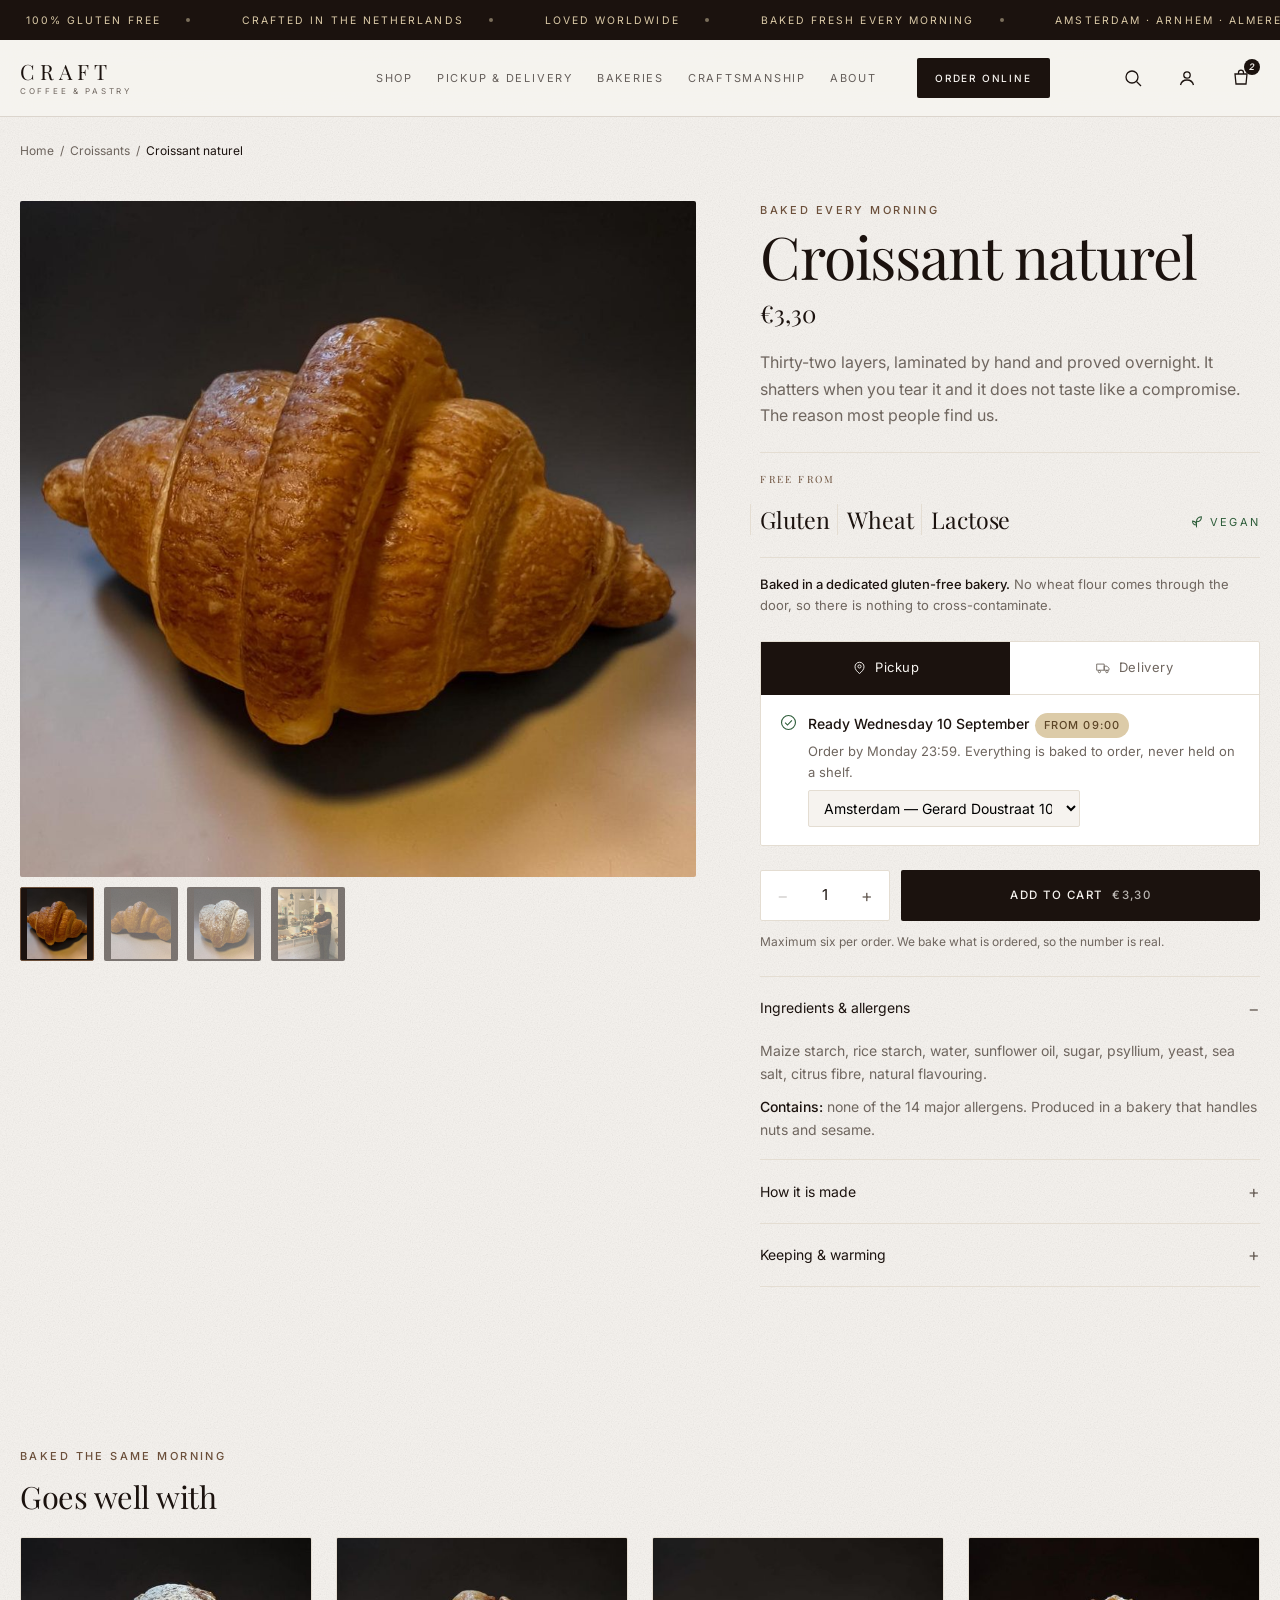
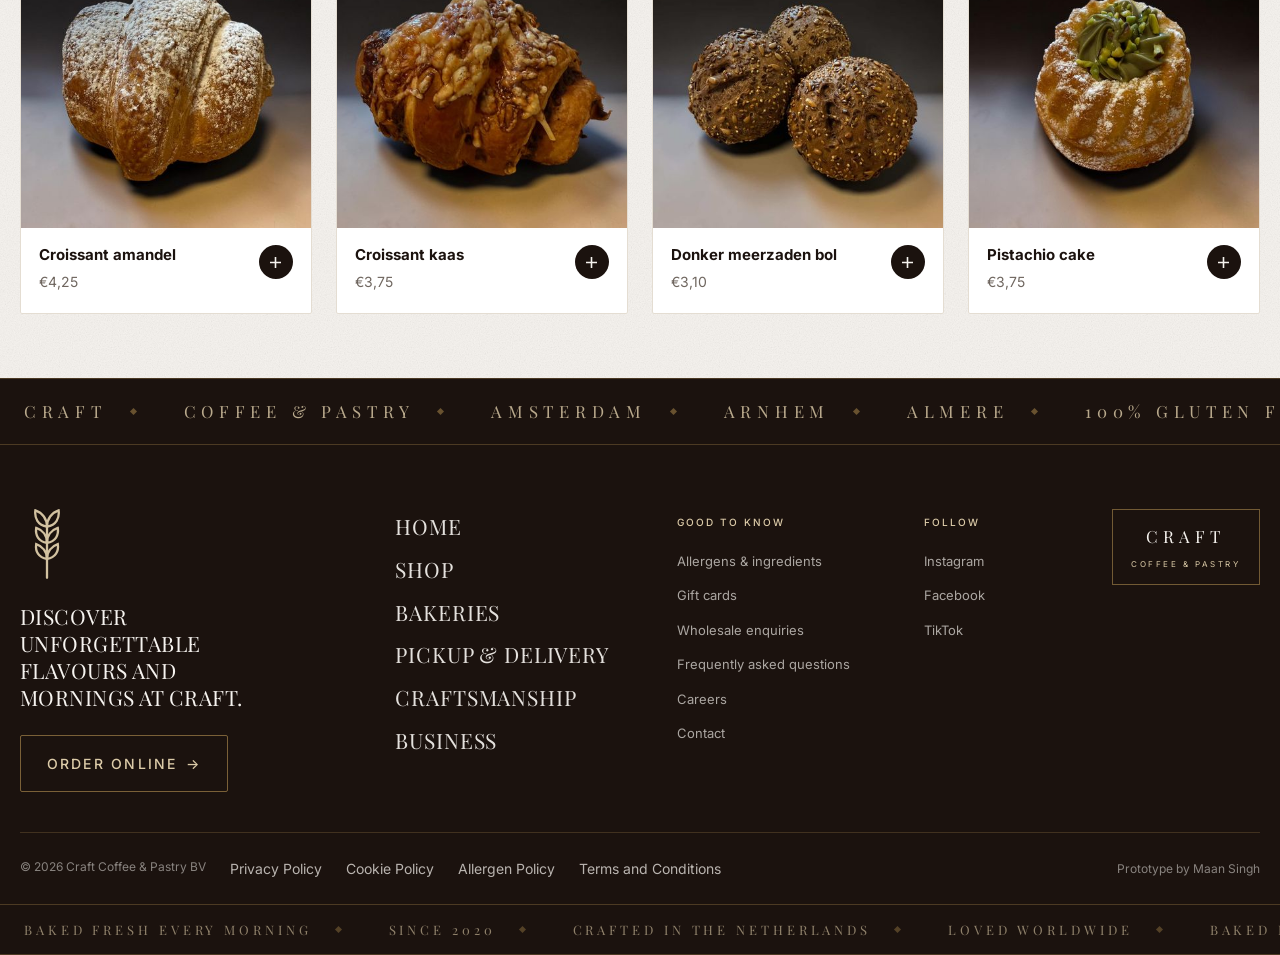
<file: product.html>
<!doctype html>
<html lang="en">
<head>
<meta charset="utf-8">
<meta name="viewport" content="width=device-width,initial-scale=1">
<title>Croissant naturel | Craft Coffee &amp; Pastry</title>
<meta name="description" content="The finest gluten-free croissant in the Netherlands. Laminated by hand, baked every morning in our dedicated gluten-free bakery.">
<link rel="preconnect" href="https://fonts.googleapis.com">
<link rel="preconnect" href="https://fonts.gstatic.com" crossorigin>
<link href="https://fonts.googleapis.com/css2?family=Playfair+Display:wght@400;500&family=Inter:wght@400;500;600&display=swap" rel="stylesheet">
<link rel="preload" as="image" href="img/croissant-naturel.jpg">
<link rel="stylesheet" href="craft.css">
</head>
<body>
<div class="grain" aria-hidden="true"></div>

<div class="announce">
  <div class="marq" aria-hidden="true">
    <div><i>100% Gluten Free</i><i>Crafted in the Netherlands</i><i>Loved Worldwide</i><i>Baked Fresh Every Morning</i><i>Amsterdam &middot; Arnhem &middot; Almere</i></div>
    <div><i>100% Gluten Free</i><i>Crafted in the Netherlands</i><i>Loved Worldwide</i><i>Baked Fresh Every Morning</i><i>Amsterdam &middot; Arnhem &middot; Almere</i></div>
  </div>
</div>

<header class="header">
  <div class="shell header__in">
    <a class="logo" href="home.html">CRAFT<small>COFFEE &amp; PASTRY</small></a>
    <nav class="nav">
      <a href="product.html">Shop</a>
      <a href="home.html#delivery">Pickup &amp; Delivery</a>
      <a href="home.html#bakeries">Bakeries</a>
      <a href="home.html#craft">Craftsmanship</a>
      <a href="home.html#craft">About</a>
    </nav>
    <button class="burger" aria-label="Menu">
      <svg width="20" height="14" viewBox="0 0 20 14" fill="none" stroke="currentColor" stroke-width="1.4"><path d="M0 1h20M0 7h20M0 13h20"/></svg>
    </button>
    <a class="btn btn--primary header__cta" href="product.html">Order online</a>
    <div class="tools">
      <a class="tool" href="#" aria-label="Search"><svg width="18" height="18" viewBox="0 0 18 18" fill="none" stroke="currentColor" stroke-width="1.3"><circle cx="8" cy="8" r="6"/><path d="M12.5 12.5 17 17"/></svg></a>
      <a class="tool" href="#" aria-label="Account"><svg width="18" height="18" viewBox="0 0 18 18" fill="none" stroke="currentColor" stroke-width="1.3"><circle cx="9" cy="6" r="3.2"/><path d="M2.5 16c.9-3.4 3.4-5 6.5-5s5.6 1.6 6.5 5"/></svg></a>
      <a class="tool" href="#" aria-label="Cart, 2 items"><svg width="18" height="18" viewBox="0 0 18 18" fill="none" stroke="currentColor" stroke-width="1.3"><path d="M3 5h12l-1 10H4L3 5Z"/><path d="M6.5 5V3.6a2.5 2.5 0 0 1 5 0V5"/></svg><i class="cart-dot">2</i></a>
    </div>
  </div>
</header>

<div class="shell crumbs">
  <a href="home.html">Home</a> &nbsp;/&nbsp; <a href="product.html">Croissants</a> &nbsp;/&nbsp; <span style="color:var(--ink)">Croissant naturel</span>
</div>

<main class="shell pdp">

  <!-- ---------- gallery ---------- -->
  <div class="gallery">
    <div class="gallery__main">
      <img id="mainImg" src="img/croissant-naturel.jpg" alt="Craft croissant naturel, golden and layered" width="900" height="900" fetchpriority="high" decoding="async">
    </div>
    <div class="thumbs" role="tablist" aria-label="Product images">
      <button class="thumb is-on" role="tab" aria-selected="true" data-src="img/croissant-naturel.jpg"><img src="img/croissant-naturel-sm.jpg" alt="" width="440" height="440" loading="lazy"></button>
      <button class="thumb" role="tab" aria-selected="false" data-src="img/croissant-plain2.jpg"><img src="img/croissant-plain2-sm.jpg" alt="" width="440" height="440" loading="lazy"></button>
      <button class="thumb" role="tab" aria-selected="false" data-src="img/croissant-suiker.jpg"><img src="img/croissant-suiker-sm.jpg" alt="" width="440" height="440" loading="lazy"></button>
      <button class="thumb" role="tab" aria-selected="false" data-src="img/story.jpg"><img src="img/story.jpg" alt="" width="1000" height="750" loading="lazy"></button>
    </div>
  </div>

  <!-- ---------- buy column ---------- -->
  <div>
    <p class="eyebrow" style="margin-bottom:.4rem">Baked every morning</p>
    <h1 class="display d2 pdp__title">Croissant naturel</h1>
    <p class="pdp__price">&euro;3,30</p>

    <p class="pdp__desc">Thirty-two layers, laminated by hand and proved overnight. It shatters when you tear it and it does not taste like a compromise. The reason most people find us.</p>

    <!-- positive first, warning second -->
    <ul class="freefrom">
      <li class="lbl">Free from</li>
      <li>Gluten</li>
      <li>Wheat</li>
      <li>Lactose</li>
      <li class="vegan"><svg width="13" height="13" viewBox="0 0 16 16" fill="none" stroke="currentColor" stroke-width="1.3"><path d="M8 14V7"/><path d="M8 7c0-3.4 2.4-5.6 6-6 .3 3.6-1.8 6-6 6Z"/><path d="M8 11c0-2.6-1.9-4.4-4.8-4.7C2.9 9.2 4.6 11 8 11Z"/></svg> Vegan</li>
    </ul>
    <p class="contains"><b>Baked in a dedicated gluten-free bakery.</b> No wheat flour comes through the door, so there is nothing to cross-contaminate.</p>

    <!-- ---------- the improvement: decide pickup or delivery here ---------- -->
    <div class="fulfil">
      <div class="fulfil__tabs" role="tablist" aria-label="How would you like it">
        <button class="fulfil__tab" id="tab-pickup" role="tab" aria-selected="true" aria-controls="panel-pickup">
          <svg width="15" height="15" viewBox="0 0 20 20" fill="none" stroke="currentColor" stroke-width="1.3"><path d="M10 18c-3.6-2.8-6-5.6-6-9a6 6 0 0 1 12 0c0 3.4-2.4 6.2-6 9Z"/><circle cx="10" cy="8.6" r="2.1"/></svg>
          Pickup
        </button>
        <button class="fulfil__tab" id="tab-delivery" role="tab" aria-selected="false" aria-controls="panel-delivery">
          <svg width="15" height="15" viewBox="0 0 22 20" fill="none" stroke="currentColor" stroke-width="1.3"><path d="M1 5h11v9H1zM12 8h4l3 3v3h-7z"/><circle cx="5" cy="16" r="1.7"/><circle cx="16" cy="16" r="1.7"/></svg>
          Delivery
        </button>
      </div>

      <div class="fulfil__panel is-on" id="panel-pickup" role="tabpanel" aria-labelledby="tab-pickup">
        <div class="fulfil__row">
          <svg width="17" height="17" viewBox="0 0 20 20" fill="none" stroke="#2E5D3A" stroke-width="1.3" style="flex:none;margin-top:2px"><circle cx="10" cy="10" r="8.2"/><path d="M6 10.2 8.8 13 14 7.4"/></svg>
          <div style="flex:1">
            <strong style="font-weight:500">Ready Wednesday 10 September<span class="pill">from 09:00</span></strong>
            <span>Order by Monday 23:59. Everything is baked to order, never held on a shelf.</span>
            <select class="loc" aria-label="Choose a bakery">
              <option>Amsterdam &mdash; Gerard Doustraat 103A</option>
              <option>Arnhem &mdash; Broerenstraat 29B</option>
              <option>Almere &mdash; Markt 64</option>
            </select>
          </div>
        </div>
      </div>

      <div class="fulfil__panel" id="panel-delivery" role="tabpanel" aria-labelledby="tab-delivery" hidden>
        <div class="fulfil__row">
          <svg width="17" height="17" viewBox="0 0 20 20" fill="none" stroke="#2E5D3A" stroke-width="1.3" style="flex:none;margin-top:2px"><circle cx="10" cy="10" r="8.2"/><path d="M6 10.2 8.8 13 14 7.4"/></svg>
          <div style="flex:1">
            <strong style="font-weight:500">Arrives Friday 12 September<span class="pill">PostNL</span></strong>
            <span>Dispatched twice a week so it reaches you within a day of leaving the oven.</span>
            <select class="loc" aria-label="Choose a country">
              <option>Netherlands &mdash; &euro;6,95</option>
              <option>Belgium &mdash; &euro;12,50</option>
              <option>Germany &mdash; &euro;12,50</option>
            </select>
          </div>
        </div>
      </div>
    </div>

    <!-- ---------- quantity + add ---------- -->
    <div class="buy">
      <div class="qty">
        <button id="minus" aria-label="Decrease quantity" disabled>&minus;</button>
        <output id="qtyOut" aria-live="polite">1</output>
        <button id="plus" aria-label="Increase quantity">+</button>
      </div>
      <button class="btn btn--primary" id="addBtn">Add to cart <span id="totalOut" style="opacity:.72">&euro;3,30</span></button>
    </div>
    <p class="maxnote" id="maxNote">Maximum six per order. We bake what is ordered, so the number is real.</p>

    <!-- ---------- details ---------- -->
    <div class="accordion">
      <details open>
        <summary>Ingredients &amp; allergens</summary>
        <div class="acc__body">
          <p style="margin:0 0 .6rem">Maize starch, rice starch, water, sunflower oil, sugar, psyllium, yeast, sea salt, citrus fibre, natural flavouring.</p>
          <p style="margin:0"><b style="color:var(--ink);font-weight:500">Contains:</b> none of the 14 major allergens. Produced in a bakery that handles nuts and sesame.</p>
        </div>
      </details>
      <details>
        <summary>How it is made</summary>
        <div class="acc__body">Laminated by hand over two days, proved overnight at 4&deg;C and baked each morning before the shop opens. No gluten means no gluten network, so the lift comes from the lamination and the timing rather than from flour behaving itself.</div>
      </details>
      <details>
        <summary>Keeping &amp; warming</summary>
        <div class="acc__body">Best on the day. After that, four minutes at 180&deg;C brings the layers back. They freeze well for a month, straight from the bag into the oven.</div>
      </details>
    </div>
  </div>
</main>

<!-- ---------- you might also like ---------- -->
<section class="section section--tight shell">
  <div style="margin-bottom:var(--s3)">
    <p class="eyebrow">Baked the same morning</p>
    <h2 class="display d3">Goes well with</h2>
  </div>
  <div class="rail">
    <a class="card" href="product.html">
      <div class="card__media"><img src="img/croissant-suiker-sm.jpg" alt="Almond croissant" width="440" height="440" loading="lazy" decoding="async"></div>
      <div class="card__body"><div><h3 class="card__name">Croissant amandel</h3><p class="card__price">&euro;4,25</p></div><span class="card__add" aria-hidden="true"><svg width="13" height="13" viewBox="0 0 13 13" fill="none" stroke="currentColor" stroke-width="1.6"><path d="M6.5 1v11M1 6.5h11"/></svg></span></div>
    </a>
    <a class="card" href="product.html">
      <div class="card__media"><img src="img/croissant-kaas-sm.jpg" alt="Cheese croissant" width="440" height="440" loading="lazy" decoding="async"></div>
      <div class="card__body"><div><h3 class="card__name">Croissant kaas</h3><p class="card__price">&euro;3,75</p></div><span class="card__add" aria-hidden="true"><svg width="13" height="13" viewBox="0 0 13 13" fill="none" stroke="currentColor" stroke-width="1.6"><path d="M6.5 1v11M1 6.5h11"/></svg></span></div>
    </a>
    <a class="card" href="product.html">
      <div class="card__media"><img src="img/bol-multizaad-sm.jpg" alt="Multiseed rolls" width="440" height="440" loading="lazy" decoding="async"></div>
      <div class="card__body"><div><h3 class="card__name">Donker meerzaden bol</h3><p class="card__price">&euro;3,10</p></div><span class="card__add" aria-hidden="true"><svg width="13" height="13" viewBox="0 0 13 13" fill="none" stroke="currentColor" stroke-width="1.6"><path d="M6.5 1v11M1 6.5h11"/></svg></span></div>
    </a>
    <a class="card" href="product.html">
      <div class="card__media"><img src="img/pistachio-cake-sm.jpg" alt="Pistachio cake" width="440" height="440" loading="lazy" decoding="async"></div>
      <div class="card__body"><div><h3 class="card__name">Pistachio cake</h3><p class="card__price">&euro;3,75</p></div><span class="card__add" aria-hidden="true"><svg width="13" height="13" viewBox="0 0 13 13" fill="none" stroke="currentColor" stroke-width="1.6"><path d="M6.5 1v11M1 6.5h11"/></svg></span></div>
    </a>
  </div>
</section>

<div class="band" aria-hidden="true">
  <div class="band__marq">
    <div><i>Craft</i><i>Coffee &amp; Pastry</i><i>Amsterdam</i><i>Arnhem</i><i>Almere</i><i>100% Gluten Free</i></div>
    <div><i>Craft</i><i>Coffee &amp; Pastry</i><i>Amsterdam</i><i>Arnhem</i><i>Almere</i><i>100% Gluten Free</i></div>
  </div>
</div>

<footer class="footer">
  <div class="shell">
    <div class="footer__top">

      <div>
        <svg class="footer__mark" viewBox="0 0 40 52" fill="none" stroke="#DCCBA8" stroke-width="1.7" stroke-linecap="round" aria-hidden="true">
      <path d="M20 51V13"/>
      <path d="M20 13c0-5.6 3.4-10.2 8.6-12C29.4 6.6 26.8 12 20 13Z"/>
      <path d="M20 13c0-5.6-3.4-10.2-8.6-12C10.6 6.6 13.2 12 20 13Z"/>
      <path d="M20 25c0-5.2 3.2-9.4 8-11 .8 5.2-1.6 10.2-8 11Z"/>
      <path d="M20 25c0-5.2-3.2-9.4-8-11-.8 5.2 1.6 10.2 8 11Z"/>
      <path d="M20 37c0-5.2 3.2-9.4 8-11 .8 5.2-1.6 10.2-8 11Z"/>
      <path d="M20 37c0-5.2-3.2-9.4-8-11-.8 5.2 1.6 10.2 8 11Z"/>
    </svg>
        <p class="footer__tag">Discover unforgettable flavours and mornings at Craft.</p>
        <a class="btn btn--ghost" href="product.html" style="color:var(--sand);border-color:rgba(201,161,90,.55)">Order online <span class="arw">&rarr;</span></a>
      </div>

      <ul class="footer__big">
        <li><a href="home.html">Home</a></li>
        <li><a href="product.html">Shop</a></li>
        <li><a href="home.html#bakeries">Bakeries</a></li>
        <li><a href="home.html#delivery">Pickup &amp; Delivery</a></li>
        <li><a href="home.html#craft">Craftsmanship</a></li>
        <li><a href="#">Business</a></li>
      </ul>

      <div class="footer__links">
        <h4>Good to know</h4>
        <ul>
          <li><a href="#">Allergens &amp; ingredients</a></li>
          <li><a href="#">Gift cards</a></li>
          <li><a href="#">Wholesale enquiries</a></li>
          <li><a href="#">Frequently asked questions</a></li>
          <li><a href="#">Careers</a></li>
          <li><a href="#">Contact</a></li>
        </ul>
      </div>

      <div class="footer__links">
        <h4>Follow</h4>
        <ul>
          <li><a href="#">Instagram</a></li>
          <li><a href="#">Facebook</a></li>
          <li><a href="#">TikTok</a></li>
        </ul>
      </div>

      <div class="footer__lockup">
        <b>CRAFT</b><span>COFFEE &amp; PASTRY</span>
      </div>

    </div>

    <div class="footer__base">
      <div class="footer__legal">
        <span>&copy; 2026 Craft Coffee &amp; Pastry BV</span>
        <a href="#">Privacy Policy</a>
        <a href="#">Cookie Policy</a>
        <a href="#">Allergen Policy</a>
        <a href="#">Terms and Conditions</a>
      </div>
      <span>Prototype by Maan Singh</span>
    </div>
  </div>
</footer>

<div class="band band--slim" aria-hidden="true">
  <div class="band__marq">
    <div><i>Baked fresh every morning</i><i>Since 2020</i><i>Crafted in the Netherlands</i><i>Loved worldwide</i></div>
    <div><i>Baked fresh every morning</i><i>Since 2020</i><i>Crafted in the Netherlands</i><i>Loved worldwide</i></div>
  </div>
</div>

<!-- sticky mobile buy bar -->
<div class="buybar" id="buybar">
  <div class="buybar__p"><strong>Croissant naturel</strong><span id="barSub">&euro;3,30 &bull; Pickup Wed 10 Sep</span></div>
  <button class="btn btn--primary" id="addBtn2">Add to cart</button>
</div>

<script>
(function(){
  var PRICE=3.30, MAXQ=6, qty=1;
  var out=document.getElementById('qtyOut'), tot=document.getElementById('totalOut'),
      minus=document.getElementById('minus'), plus=document.getElementById('plus'),
      note=document.getElementById('maxNote'), barSub=document.getElementById('barSub');

  function money(n){ return '€' + n.toFixed(2).replace('.',','); }
  function render(){
    out.textContent=qty;
    tot.textContent=money(PRICE*qty);
    minus.disabled=(qty<=1);
    plus.disabled=(qty>=MAXQ);
    note.textContent = qty>=MAXQ
      ? 'Six is the maximum per order. We bake what is ordered, so the number is real.'
      : 'Maximum six per order. We bake what is ordered, so the number is real.';
    sync();
  }
  minus.addEventListener('click',function(){ if(qty>1){qty--;render();} });
  plus.addEventListener('click',function(){ if(qty<MAXQ){qty++;render();} });

  /* fulfilment tabs */
  var mode='pickup';
  var tabs=[document.getElementById('tab-pickup'),document.getElementById('tab-delivery')];
  var panels={pickup:document.getElementById('panel-pickup'),delivery:document.getElementById('panel-delivery')};
  function setMode(m){
    mode=m;
    tabs.forEach(function(t){ t.setAttribute('aria-selected', String(t.id==='tab-'+m)); });
    Object.keys(panels).forEach(function(k){
      panels[k].classList.toggle('is-on',k===m);
      panels[k].hidden = (k!==m);
    });
    sync();
  }
  tabs[0].addEventListener('click',function(){setMode('pickup');});
  tabs[1].addEventListener('click',function(){setMode('delivery');});

  function sync(){
    barSub.textContent = money(PRICE*qty) + ' • ' +
      (mode==='pickup' ? 'Pickup Wed 10 Sep' : 'Delivery Fri 12 Sep');
  }

  /* add to cart feedback */
  function added(btn){
    var t=btn.textContent; btn.textContent='Added ✓';
    setTimeout(function(){ btn.innerHTML = (btn.id==='addBtn')
      ? 'Add to cart <span id="totalOut" style="opacity:.72">'+money(PRICE*qty)+'</span>'
      : 'Add to cart'; tot=document.getElementById('totalOut')||tot; },1400);
  }
  document.getElementById('addBtn').addEventListener('click',function(){added(this);});
  document.getElementById('addBtn2').addEventListener('click',function(){added(this);});

  /* gallery */
  var main=document.getElementById('mainImg');
  document.querySelectorAll('.thumb').forEach(function(t){
    t.addEventListener('click',function(){
      document.querySelectorAll('.thumb').forEach(function(x){x.classList.remove('is-on');x.setAttribute('aria-selected','false');});
      t.classList.add('is-on'); t.setAttribute('aria-selected','true');
      main.src=t.dataset.src;
    });
  });

  /* sticky bar appears once the main buy button scrolls away */
  var bar=document.getElementById('buybar'), anchor=document.querySelector('.buy');
  if('IntersectionObserver' in window && anchor){
    new IntersectionObserver(function(en){
      bar.classList.toggle('is-on', !en[0].isIntersecting && en[0].boundingClientRect.top < 0);
    },{threshold:0}).observe(anchor);
  }

  render();
})();
</script>
</body>
</html>
</file>
<file: craft.css>
/* ==========================================================================
   CRAFT COFFEE & PASTRY
   Prototype stylesheet. One file, no framework, no build step.
   Design tokens follow the supplied Craft direction.
   ========================================================================== */

:root{
  /* Palette, taken from the supplied design system */
  --espresso:#1B120E;
  --sand:#DCCBA8;
  --paper:#F6F3EF;
  --crust:#6B4F3A;
  --forest:#2E5D3A;

  --ink:#1B120E;
  --muted:#6F665F;
  --hair:#E4DDD2;
  --hair-dark:rgba(246,243,239,.16);
  --white:#FFFFFF;

  /* Type */
  --display:"Playfair Display",Georgia,"Times New Roman",serif;
  --text:"Inter",system-ui,-apple-system,"Segoe UI",Roboto,sans-serif;

  /* One spacing scale. Nothing is improvised. */
  --s1:.5rem; --s2:1rem; --s3:1.5rem; --s4:2.5rem;
  --s5:4rem; --s6:6rem; --s7:8.5rem;

  --measure:38rem;
  --shell:78rem;
  --radius:2px;
  --ease:cubic-bezier(.22,.61,.36,1);
}

*,*::before,*::after{box-sizing:border-box;}
html{-webkit-text-size-adjust:100%;scroll-behavior:smooth;}
body{
  margin:0;
  background:var(--paper);
  color:var(--ink);
  font-family:var(--text);
  font-size:1rem;
  line-height:1.65;
  -webkit-font-smoothing:antialiased;
  text-rendering:optimizeLegibility;
}
img{max-width:100%;height:auto;display:block;}
a{color:inherit;text-decoration:none;}
button{font:inherit;color:inherit;background:none;border:0;cursor:pointer;}
:where(a,button,input,select):focus-visible{outline:2px solid var(--crust);outline-offset:3px;}

/* ---------- type ---------- */
.display{
  font-family:var(--display);
  font-weight:400;
  line-height:1.02;
  letter-spacing:-.015em;
  margin:0;
}
.d1{font-size:clamp(2.5rem,5.4vw,4.35rem);text-wrap:balance;}
.d2{font-size:clamp(2rem,4vw,3.15rem);}
.d3{font-size:clamp(1.5rem,2.4vw,2rem);}

.eyebrow{
  font-size:.688rem;
  font-weight:500;
  letter-spacing:.22em;
  text-transform:uppercase;
  color:var(--crust);
  margin:0 0 var(--s2);
}
.eyebrow--light{color:var(--sand);}
.lede{font-size:1.075rem;color:var(--muted);max-width:var(--measure);}
.small{font-size:.813rem;color:var(--muted);}

/* ---------- layout ---------- */
.shell{width:min(100% - 2.5rem,var(--shell));margin-inline:auto;}
.section{padding-block:var(--s6);}
.section--tight{padding-block:var(--s5);}
.center{text-align:center;}
.center .lede{margin-inline:auto;}
.stack>*+*{margin-top:var(--s2);}

/* ---------- buttons ---------- */
.btn{
  display:inline-flex;align-items:center;justify-content:center;gap:.55rem;white-space:nowrap;
  padding:1rem 1.6rem;
  font-size:.75rem;font-weight:500;letter-spacing:.16em;text-transform:uppercase;
  border-radius:var(--radius);
  transition:transform .25s var(--ease),background-color .25s var(--ease),color .25s var(--ease);
}
.btn:hover{transform:translateY(-1px);}
.btn--primary{background:var(--espresso);color:var(--paper);}
.btn--primary:hover{background:#2B1E17;}
.btn--sand{background:var(--sand);color:var(--espresso);}
.btn--sand:hover{background:#E7D9BC;}
.btn--ghost{border:1px solid currentColor;}
.btn--ghost:hover{background:var(--espresso);color:var(--paper);border-color:var(--espresso);}
.btn--block{width:100%;justify-content:center;}
.btn .arw{transition:transform .25s var(--ease);}
.btn:hover .arw{transform:translateX(3px);}

/* ---------- announcement + header ---------- */
.announce{
  background:var(--espresso);color:var(--sand);
  font-size:.65rem;letter-spacing:.2em;text-transform:uppercase;
  text-align:center;padding:.7rem 1rem;
}
.announce span{opacity:.55;margin-inline:.85rem;}

.header{
  position:sticky;top:0;z-index:60;
  background:rgba(246,243,239,.92);
  backdrop-filter:saturate(1.4) blur(14px);
  border-bottom:1px solid var(--hair);
}
.header__in{display:flex;align-items:center;gap:var(--s4);height:76px;}
.logo{font-family:var(--display);font-size:1.32rem;letter-spacing:.24em;line-height:1;}
.logo small{
  display:block;font-family:var(--text);font-size:.5rem;letter-spacing:.34em;
  color:var(--muted);margin-top:.32rem;
}
.nav{display:flex;gap:var(--s3);margin-left:auto;}
.nav a{font-size:.813rem;color:var(--muted);position:relative;padding-block:.35rem;}
.nav a::after{
  content:"";position:absolute;left:0;right:0;bottom:0;height:1px;
  background:var(--espresso);transform:scaleX(0);transform-origin:left;
  transition:transform .3s var(--ease);
}
.nav a:hover{color:var(--ink);}
.nav a:hover::after{transform:scaleX(1);}
.tools{display:flex;gap:var(--s2);align-items:center;margin-left:var(--s4);}
.tool{width:38px;height:38px;display:grid;place-items:center;border-radius:50%;transition:background .2s;}
.tool:hover{background:rgba(27,18,14,.06);}
.cart-dot{
  position:absolute;transform:translate(11px,-11px);
  background:var(--espresso);color:var(--paper);
  font-size:.563rem;font-weight:600;min-width:16px;height:16px;
  border-radius:9px;display:grid;place-items:center;padding-inline:4px;
}
.burger{display:none;}

/* ---------- hero ---------- */
.hero{position:relative;background:var(--espresso);color:var(--paper);overflow:hidden;}
.hero__media{position:absolute;inset:0;}
.hero__media img{width:100%;height:100%;object-fit:cover;object-position:72% 50%;opacity:.95;}
.hero__scrim{
  position:absolute;inset:0;
  background:
    linear-gradient(90deg,rgba(12,8,6,.96) 0%,rgba(12,8,6,.9) 30%,rgba(12,8,6,.42) 58%,rgba(12,8,6,.05) 88%),
    linear-gradient(to top,rgba(12,8,6,.55),transparent 55%);
}
.hero__in{position:relative;padding-block:clamp(5rem,12vw,9rem);max-width:40rem;}
.hero .d1{color:var(--paper);text-wrap:initial;}
.hero__sub{
  margin:var(--s3) 0 var(--s4);
  font-size:.75rem;letter-spacing:.2em;text-transform:uppercase;color:var(--sand);
  line-height:2;
}
.hero__cta{display:flex;gap:var(--s2);flex-wrap:wrap;}

/* ---------- product rail ---------- */
.rail{display:grid;grid-template-columns:repeat(auto-fit,minmax(230px,1fr));gap:var(--s3);}
.card{background:var(--white);border:1px solid var(--hair);border-radius:var(--radius);overflow:hidden;
  transition:transform .35s var(--ease),box-shadow .35s var(--ease);}
.card:hover{transform:translateY(-4px);box-shadow:0 18px 40px -24px rgba(27,18,14,.5);}
.card__media{position:relative;aspect-ratio:1;background:var(--espresso);overflow:hidden;}
.card__media img{width:100%;height:100%;object-fit:cover;transition:transform .7s var(--ease);}
.card:hover .card__media img{transform:scale(1.045);}
.card__body{padding:1.1rem 1.15rem 1.25rem;display:flex;align-items:flex-start;gap:.75rem;}
.card__name{font-size:.938rem;line-height:1.35;margin:0 0 .3rem;}
.card__price{font-size:.875rem;color:var(--muted);margin:0;}
.card__add{
  margin-left:auto;flex:none;width:34px;height:34px;border-radius:50%;
  background:var(--espresso);color:var(--paper);display:grid;place-items:center;
  transition:transform .2s var(--ease);
}
.card__add:hover{transform:scale(1.08);}

/* ---------- trust strip ---------- */
.trust{background:var(--sand);}
.trust__in{display:grid;grid-template-columns:repeat(auto-fit,minmax(210px,1fr));
  gap:var(--s4) var(--s3);padding-block:var(--s4);align-items:center;}
.trust__item{display:flex;gap:.9rem;align-items:center;justify-content:flex-start;text-align:left;}
.trust__item strong{display:block;font-size:.875rem;font-weight:500;line-height:1.3;}
.trust__item span{font-size:.75rem;color:#6a5a44;}
.trust__item span.trust__num{font-family:var(--display);font-size:2.15rem;line-height:1;color:var(--espresso);flex:none;}

/* ---------- bakeries ---------- */
.bakeries{display:grid;grid-template-columns:repeat(auto-fit,minmax(260px,1fr));gap:var(--s3);}
.bakery{position:relative;aspect-ratio:3/4;overflow:hidden;background:var(--espresso);border-radius:var(--radius);}
.bakery img{width:100%;height:100%;object-fit:cover;opacity:.8;transition:transform .8s var(--ease),opacity .4s;}
.bakery:hover img{transform:scale(1.05);opacity:.95;}
.bakery__grad{position:absolute;inset:0;background:linear-gradient(to top,rgba(12,8,6,.9) 8%,transparent 62%);}
.bakery__txt{position:absolute;left:0;right:0;bottom:0;padding:var(--s3);color:var(--paper);}
.bakery__txt h3{font-family:var(--display);font-size:1.32rem;margin:0 0 .15rem;letter-spacing:.06em;}
.bakery__txt p{margin:0;font-size:.75rem;letter-spacing:.14em;text-transform:uppercase;color:var(--sand);}

/* ---------- quote ---------- */
.quote{background:var(--espresso);color:var(--paper);}
.quote blockquote{
  font-family:var(--display);font-size:clamp(1.5rem,3vw,2.25rem);line-height:1.35;
  margin:0 auto;max-width:44rem;text-align:center;
}
.stars{color:var(--sand);letter-spacing:.3em;font-size:.875rem;}

/* ---------- footer ---------- */
.footer{background:var(--espresso);color:var(--paper);padding-block:var(--s5) var(--s4);border-top:1px solid var(--hair-dark);}
.footer__grid{display:grid;grid-template-columns:1.4fr repeat(3,1fr);gap:var(--s4);}
.footer h4{font-size:.688rem;letter-spacing:.2em;text-transform:uppercase;color:var(--sand);margin:0 0 var(--s2);font-weight:500;}
.footer ul{list-style:none;margin:0;padding:0;display:grid;gap:.55rem;}
.footer a{font-size:.875rem;color:rgba(246,243,239,.72);}
.footer a:hover{color:var(--paper);}
.footer__base{margin-top:var(--s5);padding-top:var(--s3);border-top:1px solid var(--hair-dark);
  display:flex;justify-content:space-between;gap:var(--s2);flex-wrap:wrap;font-size:.75rem;color:rgba(246,243,239,.5);}

/* ==========================================================================
   PRODUCT PAGE
   ========================================================================== */
.crumbs{font-size:.75rem;color:var(--muted);padding-block:var(--s3) 0;}
.crumbs a:hover{color:var(--ink);}

.pdp{display:grid;grid-template-columns:1.15fr .85fr;gap:clamp(2rem,5vw,4.5rem);align-items:start;
  padding-block:var(--s4) var(--s6);}
.gallery{position:sticky;top:104px;}
.gallery__main{aspect-ratio:1;background:var(--espresso);border-radius:var(--radius);overflow:hidden;}
.gallery__main img{width:100%;height:100%;object-fit:cover;}
.thumbs{display:flex;gap:.6rem;margin-top:.6rem;}
.thumb{width:74px;aspect-ratio:1;border-radius:var(--radius);overflow:hidden;background:var(--espresso);
  border:1px solid transparent;opacity:.55;transition:opacity .25s,border-color .25s;}
.thumb.is-on,.thumb:hover{opacity:1;border-color:var(--crust);}
.thumb img{width:100%;height:100%;object-fit:cover;}

.pdp__title{margin:.4rem 0 .5rem;}
.pdp__price{font-size:1.5rem;font-family:var(--display);margin:0 0 var(--s2);}
.pdp__desc{max-width:32rem;color:var(--muted);margin:0 0 var(--s3);}

/* free-from row: positive, not a medical warning */
.freefrom{
  margin:0 0 var(--s2);padding:1.1rem 0;list-style:none;
  border-block:1px solid var(--hair);
  display:flex;flex-wrap:wrap;align-items:baseline;gap:.5rem 1.1rem;
}
.freefrom .lbl{
  flex:0 0 100%;font-size:.625rem;letter-spacing:.24em;text-transform:uppercase;
  color:var(--crust);margin-bottom:.35rem;
}
.freefrom li{
  font-family:var(--display);font-size:clamp(1.1rem,1.9vw,1.45rem);
  letter-spacing:-.005em;color:var(--ink);position:relative;
}
.freefrom li+li:not(.vegan)::before{
  content:"";position:absolute;left:-.62rem;top:.14em;bottom:.18em;width:1px;background:var(--hair);
}
.freefrom .vegan{
  margin-left:auto;display:inline-flex;align-items:center;gap:.45rem;
  font-family:var(--text);font-size:.688rem;letter-spacing:.2em;text-transform:uppercase;
  color:var(--forest);
}
@media (max-width:520px){
  .freefrom .vegan{margin-left:0;flex:0 0 100%;margin-top:.3rem;}
}
.contains{font-size:.813rem;color:var(--muted);margin:0 0 var(--s3);}
.contains b{color:var(--ink);font-weight:500;}

/* fulfilment chooser, the main improvement */
.fulfil{border:1px solid var(--hair);border-radius:var(--radius);background:var(--white);margin-bottom:var(--s3);}
.fulfil__tabs{display:grid;grid-template-columns:1fr 1fr;}
.fulfil__tab{
  padding:.95rem 1rem;font-size:.813rem;letter-spacing:.04em;
  border-bottom:1px solid var(--hair);color:var(--muted);
  display:flex;align-items:center;justify-content:center;gap:.5rem;
  transition:background .2s,color .2s;
}
.fulfil__tab[aria-selected="true"]{background:var(--espresso);color:var(--paper);border-bottom-color:var(--espresso);}
.fulfil__panel{padding:1.1rem 1.15rem;display:none;}
.fulfil__panel.is-on{display:block;}
.fulfil__row{display:flex;gap:.7rem;align-items:flex-start;font-size:.875rem;}
.fulfil__row+.fulfil__row{margin-top:.85rem;padding-top:.85rem;border-top:1px solid var(--hair);}
.fulfil__row>div>span{color:var(--muted);font-size:.813rem;display:block;margin-top:.2rem;}
span.pill{display:inline-block;background:var(--sand);color:#5C4527;font-size:.688rem;
  letter-spacing:.1em;text-transform:uppercase;padding:.2rem .55rem;border-radius:100px;margin-left:.4rem;}
select.loc{
  font:inherit;font-size:.875rem;border:1px solid var(--hair);border-radius:var(--radius);
  padding:.5rem .7rem;margin-top:.4rem;background:var(--paper);width:100%;max-width:17rem;
}

/* quantity + add */
.buy{display:flex;gap:.7rem;align-items:stretch;margin-bottom:.7rem;}
.qty{display:flex;align-items:center;border:1px solid var(--hair);border-radius:var(--radius);background:var(--white);}
.qty button{width:44px;height:100%;font-size:1.1rem;color:var(--muted);}
.qty button:hover:not(:disabled){color:var(--ink);}
.qty button:disabled{opacity:.3;cursor:not-allowed;}
.qty output{width:40px;text-align:center;font-size:.938rem;}
.buy .btn{flex:1;padding-inline:1.1rem;font-size:.719rem;letter-spacing:.12em;}
.maxnote{font-size:.75rem;color:var(--muted);margin:0 0 var(--s3);}

.accordion{border-top:1px solid var(--hair);}
.accordion details{border-bottom:1px solid var(--hair);}
.accordion summary{
  padding:1.05rem 0;font-size:.875rem;cursor:pointer;list-style:none;
  display:flex;justify-content:space-between;align-items:center;gap:1rem;
}
.accordion summary::-webkit-details-marker{display:none;}
.accordion summary::after{content:"+";color:var(--muted);font-size:1.1rem;}
.accordion details[open] summary::after{content:"\2212";}
.accordion .acc__body{padding-bottom:1.1rem;font-size:.875rem;color:var(--muted);max-width:32rem;}

/* sticky mobile buy bar */
.buybar{
  position:fixed;left:0;right:0;bottom:0;z-index:70;
  background:rgba(246,243,239,.96);backdrop-filter:blur(14px);
  border-top:1px solid var(--hair);padding:.7rem 1.25rem calc(.7rem + env(safe-area-inset-bottom));
  display:none;gap:.8rem;align-items:center;
  transform:translateY(110%);transition:transform .35s var(--ease);
}
.buybar.is-on{transform:none;}
.buybar__p{flex:1;min-width:0;}
.buybar__p strong{display:block;font-size:.813rem;font-weight:500;white-space:nowrap;overflow:hidden;text-overflow:ellipsis;}
.buybar__p span{font-size:.75rem;color:var(--muted);}

/* reveal */
.rv{opacity:0;transform:translateY(14px);transition:opacity .7s var(--ease),transform .7s var(--ease);}
.rv.is-in{opacity:1;transform:none;}

/* ---------- responsive ---------- */
@media (max-width:900px){
  .pdp{grid-template-columns:1fr;gap:var(--s4);padding-bottom:var(--s5);}
  .gallery{position:static;}
  .footer__grid{grid-template-columns:1fr 1fr;gap:var(--s3);}
}
@media (max-width:900px){
  .grid-2{grid-template-columns:1fr !important;}
  .grid-2 .divider{border-left:0 !important;padding-left:0 !important;border-top:1px solid var(--hair);padding-top:var(--s3) !important;}
}
@media (max-width:760px){
  :root{--s6:4.5rem;--s5:3rem;}
  .announce{font-size:.563rem;letter-spacing:.14em;padding:.6rem .75rem;}
  .announce span{margin-inline:.5rem;}
  .announce .hide-sm{display:none;}
  .nav{display:none;}
  .burger{display:grid;place-items:center;width:38px;height:38px;margin-left:auto;}
  .tools{margin-left:.4rem;}
  .header__in{height:64px;gap:var(--s2);}
  .logo{font-size:1.05rem;}
  .hero__in{max-width:none;padding-block:5.5rem 4rem;}
  .hero__scrim{background:linear-gradient(to top,rgba(12,8,6,.95) 12%,rgba(12,8,6,.55) 55%,rgba(12,8,6,.35));}
  .hero__cta .btn{flex:1;justify-content:center;}
  .rail{grid-template-columns:repeat(2,1fr);gap:.85rem;}
  .card__body{padding:.85rem .85rem 1rem;}
  .card__name{font-size:.875rem;}
  .trust__in{grid-template-columns:1fr 1fr;gap:var(--s3) var(--s2);}
  .buybar{display:flex;}
  .thumbs{overflow-x:auto;padding-bottom:.2rem;}
  .footer__grid{grid-template-columns:1fr;}
}
@media (prefers-reduced-motion:reduce){
  *,*::before,*::after{animation-duration:.01ms!important;transition-duration:.01ms!important;scroll-behavior:auto!important;}
  .rv{opacity:1;transform:none;}
}

/* ==========================================================================
   ORNAMENT, HEADER AND FOOTER
   ========================================================================== */

/* decorative band: typographic, not a pattern. Reads as designed, not decorated. */
.band{
  background:var(--espresso);
  border-block:1px solid rgba(201,161,90,.28);
  overflow:hidden;
  padding-block:1.15rem;
}
.band__marq{display:flex;width:max-content;animation:bandmarq 44s linear infinite;}
.band__marq>div{display:flex;flex:none;}
.band__marq i{
  font-style:normal;font-family:var(--display);
  font-size:1.05rem;letter-spacing:.34em;text-transform:uppercase;
  color:var(--sand);opacity:.82;
  padding-inline:1.5rem;white-space:nowrap;
  display:inline-flex;align-items:center;gap:1.5rem;
}
.band__marq i::after{
  content:"";width:5px;height:5px;transform:rotate(45deg);
  background:rgba(201,161,90,.55);flex:none;
}
@keyframes bandmarq{from{transform:translateX(0)}to{transform:translateX(-50%)}}
.band--slim{padding-block:.85rem;}
.band--slim i{font-size:.813rem;letter-spacing:.3em;opacity:.6;}
@media (prefers-reduced-motion:reduce){ .band__marq{animation:none;} }
@media (max-width:760px){
  .band{padding-block:.9rem;}
  .band i{font-size:.813rem;letter-spacing:.26em;padding-inline:1rem;gap:1rem;}
  .band--slim i{font-size:.688rem;}
}

/* small gold rule used under eyebrows and in the footer */
.rule-gold{height:1px;background:linear-gradient(90deg,rgba(201,161,90,.55),rgba(201,161,90,.06));border:0;margin:0;}

/* ---------- header, less plain ---------- */
.header{border-bottom:1px solid rgba(107,79,58,.18);}
.header__in{gap:var(--s3);}
.nav a{
  font-size:.688rem;letter-spacing:.16em;text-transform:uppercase;color:var(--ink);opacity:.66;
}
.nav a:hover{opacity:1;}
.nav a::after{background:var(--crust);height:1px;bottom:-2px;}
.header .btn{padding:.72rem 1.15rem;font-size:.625rem;letter-spacing:.18em;}
.header__cta{display:inline-flex;margin-left:var(--s2);}
@media (max-width:1080px){ .header__cta{display:none;} }

/* ---------- footer, layered like a good restaurant site ---------- */
.footer{background:var(--espresso);color:var(--paper);padding-block:var(--s5) var(--s3);border-top:0;}
.footer__top{
  display:grid;
  grid-template-columns:minmax(230px,1.5fr) 1.1fr .95fr .7fr auto;
  gap:var(--s4) var(--s3);
  align-items:start;
}
.footer__mark{width:54px;height:auto;margin-bottom:var(--s3);display:block;opacity:.95;}
.footer__tag{
  font-family:var(--display);font-size:1.32rem;line-height:1.28;letter-spacing:.02em;
  text-transform:uppercase;color:var(--paper);margin:0 0 var(--s3);max-width:15rem;
}
.footer__big{list-style:none;margin:0;padding:0;display:grid;gap:.45rem;}
.footer__big a{
  font-family:var(--display);font-size:1.32rem;letter-spacing:.04em;text-transform:uppercase;
  color:var(--paper);opacity:.92;transition:opacity .2s,transform .25s var(--ease);
  display:inline-block;
}
.footer__big a:hover{opacity:1;transform:translateX(3px);color:var(--sand);}
.footer h4{font-size:.625rem;letter-spacing:.2em;text-transform:uppercase;color:var(--sand);margin:.35rem 0 var(--s2);font-weight:500;}
.footer ul{list-style:none;margin:0;padding:0;display:grid;gap:.5rem;}
.footer__links a{font-size:.813rem;color:rgba(246,243,239,.66);}
.footer__links a:hover{color:var(--sand);}
.footer__lockup{
  border:1px solid rgba(201,161,90,.5);padding:.85rem 1.15rem;text-align:center;justify-self:end;
}
.footer__lockup b{display:block;font-family:var(--display);font-size:1.05rem;letter-spacing:.3em;font-weight:400;}
.footer__lockup span{display:block;font-size:.5rem;letter-spacing:.32em;color:var(--sand);margin-top:.4rem;}
.footer__base{
  margin-top:var(--s4);padding-top:var(--s3);border-top:1px solid rgba(201,161,90,.22);
  display:flex;justify-content:space-between;gap:var(--s2) var(--s3);flex-wrap:wrap;
  font-size:.75rem;color:rgba(246,243,239,.5);align-items:center;
}
.footer__legal{display:flex;gap:var(--s3);flex-wrap:wrap;}
.footer__legal a:hover{color:var(--sand);}

@media (max-width:1080px){
  .footer__top{grid-template-columns:1.4fr 1fr 1fr;}
  .footer__lockup{grid-column:3;justify-self:start;}
}
@media (max-width:760px){
  .logo{font-size:1rem;letter-spacing:.2em;}
  .logo small{font-size:.438rem;letter-spacing:.24em;white-space:nowrap;}
  .footer__legal{gap:.4rem var(--s2);font-size:.688rem;}
  .footer__legal>span:first-child{flex:0 0 100%;margin-bottom:.15rem;}
  .footer__base{gap:var(--s2);font-size:.688rem;}
  .footer__top{grid-template-columns:1fr;gap:var(--s4);}
  .footer__tag{font-size:1.18rem;max-width:none;}
  .footer__big a{font-size:1.18rem;}
  .footer__lockup{grid-column:1;justify-self:start;}
  .footer__base{flex-direction:column;align-items:flex-start;}
}

/* ---------- pickup & delivery: dark, full bleed, switchable ---------- */
.ways{position:relative;background:var(--espresso);color:var(--paper);overflow:hidden;}
.ways .eyebrow{color:var(--sand);}
.ways .d2{color:var(--paper);}

.switch{
  display:inline-flex;position:relative;margin:var(--s4) 0 var(--s5);
  border-bottom:1px solid rgba(246,243,239,.18);
}
.switch button{
  font-family:var(--display);font-size:clamp(1.5rem,3.4vw,2.6rem);letter-spacing:-.01em;
  color:rgba(246,243,239,.34);padding:0 clamp(1rem,3vw,2.2rem) .7rem;
  transition:color .4s var(--ease);line-height:1.1;
}
.switch button[aria-selected="true"]{color:var(--paper);}
.switch__ink{
  position:absolute;bottom:-1px;height:2px;background:var(--sand);
  transition:transform .55s var(--ease),width .55s var(--ease);
}

.way{display:none;grid-template-columns:1.05fr .95fr;gap:clamp(2rem,6vw,5rem);align-items:center;}
.way.is-on{display:grid;animation:wayin .65s var(--ease) both;}
@keyframes wayin{from{opacity:0;transform:translateY(16px)}to{opacity:1;transform:none}}

.wayline{list-style:none;margin:0;padding:0;counter-reset:w;}
.wayline li{
  counter-increment:w;display:grid;grid-template-columns:2.2rem 1fr auto;
  gap:.4rem clamp(.75rem,2vw,1.5rem);align-items:baseline;
  padding:clamp(1rem,2.4vw,1.5rem) 0;border-bottom:1px solid rgba(246,243,239,.14);
}
.wayline li:first-child{border-top:1px solid rgba(246,243,239,.14);}
.wayline li::before{
  content:"0" counter(w);font-family:var(--display);font-size:.813rem;
  color:var(--sand);opacity:.7;
}
.wayline b{font-family:var(--display);font-weight:400;font-size:clamp(1.25rem,2.4vw,1.85rem);letter-spacing:-.01em;}
.wayline small{display:block;font-size:.813rem;color:rgba(246,243,239,.55);margin-top:.2rem;}
.wayline em{
  font-style:normal;font-size:.688rem;letter-spacing:.16em;text-transform:uppercase;
  color:var(--sand);white-space:nowrap;
}
.waynote{margin:var(--s3) 0 0;font-size:.813rem;color:rgba(246,243,239,.55);}
.waymedia{position:relative;aspect-ratio:4/5;border-radius:var(--radius);overflow:hidden;background:#0E0906;}
.waymedia img{width:100%;height:100%;object-fit:cover;opacity:.88;}
.waymedia::after{content:"";position:absolute;inset:0;background:linear-gradient(to top,rgba(12,8,6,.55),transparent 55%);}

@media (max-width:900px){
  .way{grid-template-columns:1fr;}
  .waymedia{aspect-ratio:16/10;order:-1;}
  .switch{margin-bottom:var(--s4);}
}

/* ==========================================================================
   LAYER 2  ·  tactility, scale and motion
   ========================================================================== */

/* ---------- grain. the single biggest lift for a "crafted" feel ---------- */
.grain{
  position:fixed;inset:-120%;z-index:1;pointer-events:none;opacity:.34;
  background-image:url("data:image/svg+xml,%3Csvg xmlns='http://www.w3.org/2000/svg' width='220' height='220'%3E%3Cfilter id='n'%3E%3CfeTurbulence type='fractalNoise' baseFrequency='.85' numOctaves='3' stitchTiles='stitch'/%3E%3CfeColorMatrix type='saturate' values='0'/%3E%3C/filter%3E%3Crect width='220' height='220' filter='url(%23n)' opacity='.55'/%3E%3C/svg%3E");
  animation:grainshift 7s steps(6) infinite;
  mix-blend-mode:multiply;
}
@keyframes grainshift{
  0%{transform:translate(0,0)}   17%{transform:translate(-4%,-3%)}
  34%{transform:translate(3%,-4%)} 51%{transform:translate(-3%,4%)}
  68%{transform:translate(4%,3%)}  85%{transform:translate(-2%,-2%)}
  100%{transform:translate(0,0)}
}
.hero .grain-local{
  position:absolute;inset:0;z-index:2;pointer-events:none;opacity:.5;mix-blend-mode:overlay;
  background-image:url("data:image/svg+xml,%3Csvg xmlns='http://www.w3.org/2000/svg' width='180' height='180'%3E%3Cfilter id='m'%3E%3CfeTurbulence type='fractalNoise' baseFrequency='.9' numOctaves='2'/%3E%3C/filter%3E%3Crect width='180' height='180' filter='url(%23m)' opacity='.4'/%3E%3C/svg%3E");
}
.header,.announce,.footer,main,section,.buybar{position:relative;z-index:2;}

/* ---------- bigger, more confident type ---------- */
.d0{font-size:clamp(3.1rem,9.2vw,8.5rem);line-height:.9;letter-spacing:-.035em;}
.d1{font-size:clamp(2.6rem,6.4vw,5.4rem);letter-spacing:-.025em;}
.d2{font-size:clamp(2.1rem,4.6vw,3.7rem);letter-spacing:-.02em;}
.ital{font-style:italic;}

/* ---------- marquee announcement ---------- */
.announce{overflow:hidden;padding:.72rem 0;}
.marq{display:flex;width:max-content;animation:marq 38s linear infinite;}
.marq div{display:flex;flex:none;}
.marq i{
  font-style:normal;padding-inline:1.6rem;white-space:nowrap;
  display:inline-flex;align-items:center;gap:1.6rem;
}
.marq i::after{content:"";width:4px;height:4px;border-radius:50%;background:rgba(220,203,168,.5);}
@keyframes marq{from{transform:translateX(0)}to{transform:translateX(-50%)}}
@media (prefers-reduced-motion:reduce){ .marq{animation:none;} .grain{animation:none;} }

/* ---------- full-height hero with parallax ---------- */
.hero{min-height:100svh;display:flex;align-items:flex-end;}
.hero__media img{transform:scale(1.08);will-change:transform;}
.hero__in{padding-block:0 clamp(3.5rem,9vw,7rem);max-width:min(92%,54rem);}
.hero__kicker{
  display:flex;align-items:center;gap:.9rem;margin-bottom:var(--s3);
  font-size:.625rem;letter-spacing:.28em;text-transform:uppercase;color:var(--sand);
}
.hero__kicker::before{content:"";width:44px;height:1px;background:var(--sand);opacity:.7;}
.scrollcue{
  position:absolute;right:0;bottom:clamp(3.5rem,9vw,7rem);
  writing-mode:vertical-rl;font-size:.563rem;letter-spacing:.3em;text-transform:uppercase;
  color:rgba(246,243,239,.5);display:flex;align-items:center;gap:.8rem;
}
.scrollcue::after{content:"";width:1px;height:52px;background:linear-gradient(rgba(246,243,239,.5),transparent);}
@media (max-width:760px){ .scrollcue{display:none;} }

/* ---------- line-by-line reveal ---------- */
.ln{display:block;overflow:hidden;padding-bottom:.14em;margin-bottom:-.14em;}
.ln>span{display:block;transform:translateY(105%);transition:transform 1s var(--ease);}
.is-in .ln>span{transform:none;}
.is-in .ln:nth-child(2)>span{transition-delay:.09s;}
.is-in .ln:nth-child(3)>span{transition-delay:.18s;}

/* ---------- horizontal scroll rail ---------- */
.hrail{
  display:flex;gap:var(--s3);overflow-x:auto;overflow-y:hidden;
  scroll-snap-type:x mandatory;-webkit-overflow-scrolling:touch;
  padding:.4rem max(1.25rem, calc(50vw - var(--shell)/2)) 1.4rem;
  scroll-padding-inline:max(1.25rem, calc(50vw - var(--shell)/2));
  margin-inline:calc(50% - 50vw);width:100vw;
  scrollbar-width:thin;scrollbar-color:rgba(107,79,58,.35) transparent;
}
.hrail::-webkit-scrollbar{height:3px;}
.hrail::-webkit-scrollbar-thumb{background:rgba(107,79,58,.35);}
.hrail>*{flex:0 0 clamp(230px,26vw,330px);scroll-snap-align:start;}
.hrail .card{background:transparent;border:0;}
.hrail .card__media{aspect-ratio:4/5;border-radius:var(--radius);}
.hrail .card__body{padding:.95rem .1rem 0;}
.railhead{display:flex;align-items:flex-end;justify-content:space-between;gap:var(--s3);margin-bottom:var(--s3);}
.railhint{font-size:.625rem;letter-spacing:.2em;text-transform:uppercase;color:var(--muted);white-space:nowrap;}

/* ---------- editorial craftsmanship block ---------- */
.edit{display:grid;grid-template-columns:1.05fr .95fr;gap:clamp(2rem,6vw,5rem);align-items:center;}
.edit__media{position:relative;}
.edit__media img{border-radius:var(--radius);}
.edit__media .stamp{
  position:absolute;left:-1.6rem;bottom:-1.6rem;width:clamp(120px,15vw,168px);aspect-ratio:1;
  border-radius:50%;background:var(--espresso);color:var(--sand);
  display:grid;place-items:center;text-align:center;padding:1rem;
  font-size:.625rem;letter-spacing:.2em;text-transform:uppercase;line-height:1.9;
  border:1px solid rgba(201,161,90,.4);
}
.edit__media .stamp b{display:block;font-family:var(--display);font-size:2.2rem;letter-spacing:0;color:var(--paper);}

/* ---------- big statement ---------- */
.statement{background:var(--espresso);color:var(--paper);text-align:center;overflow:hidden;}
.statement .d0{color:var(--paper);}
.statement .sub{color:var(--sand);font-size:.688rem;letter-spacing:.28em;text-transform:uppercase;margin-top:var(--s3);}

@media (max-width:900px){
  .edit{grid-template-columns:1fr;}
  .edit__media .stamp{left:auto;right:1rem;bottom:-1.2rem;}
}
</file>
